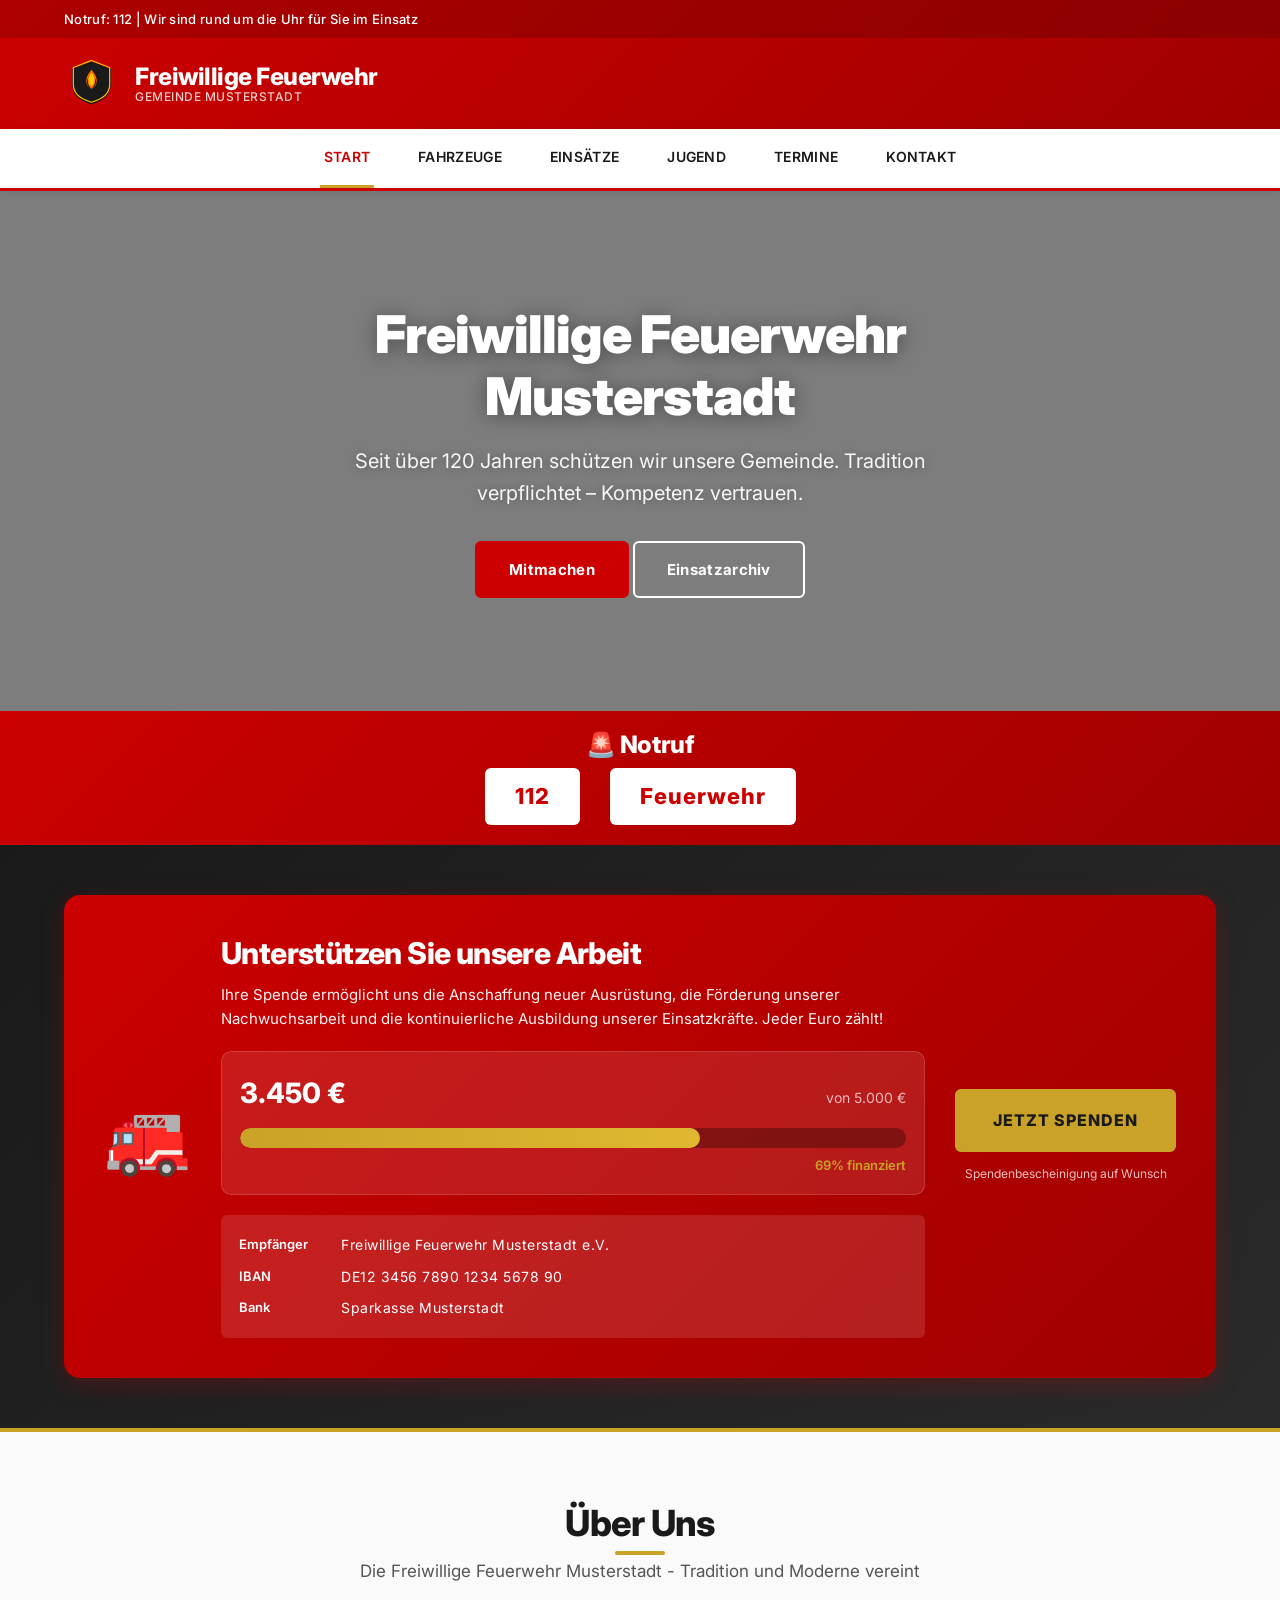
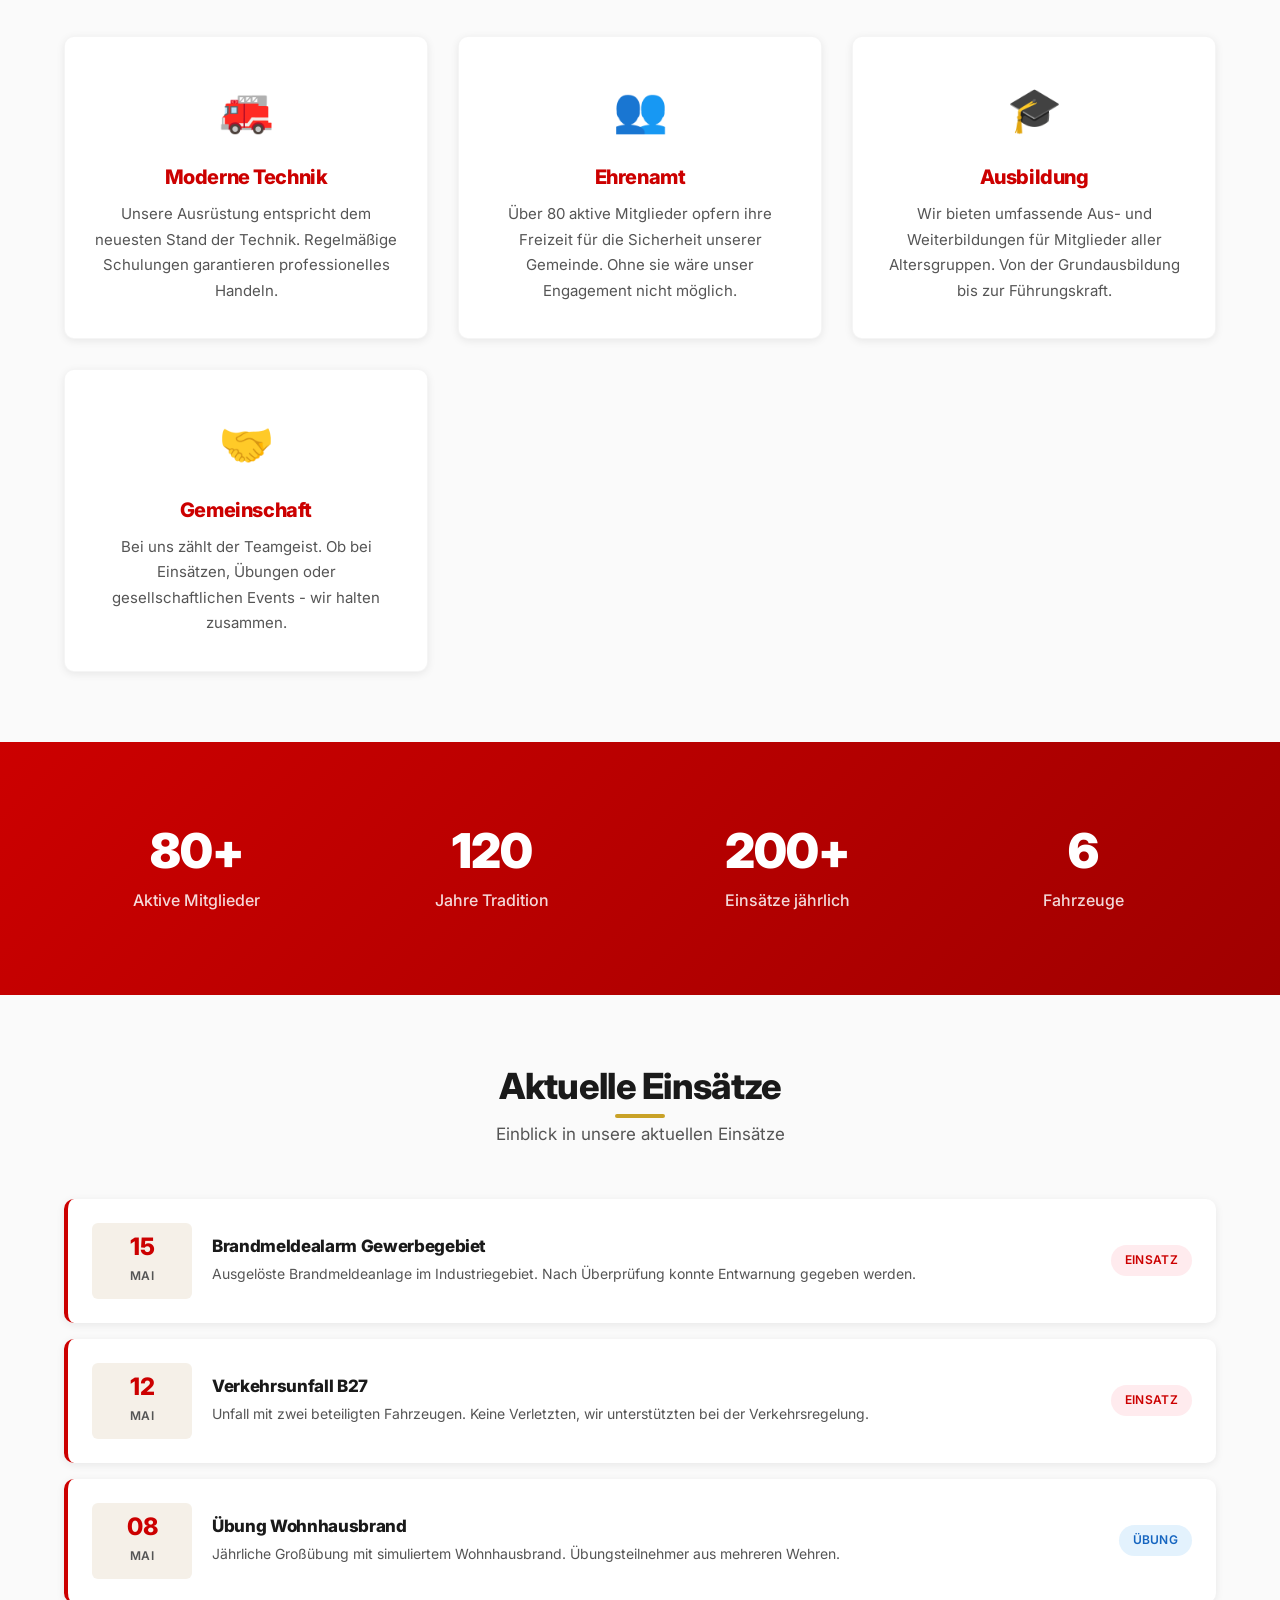
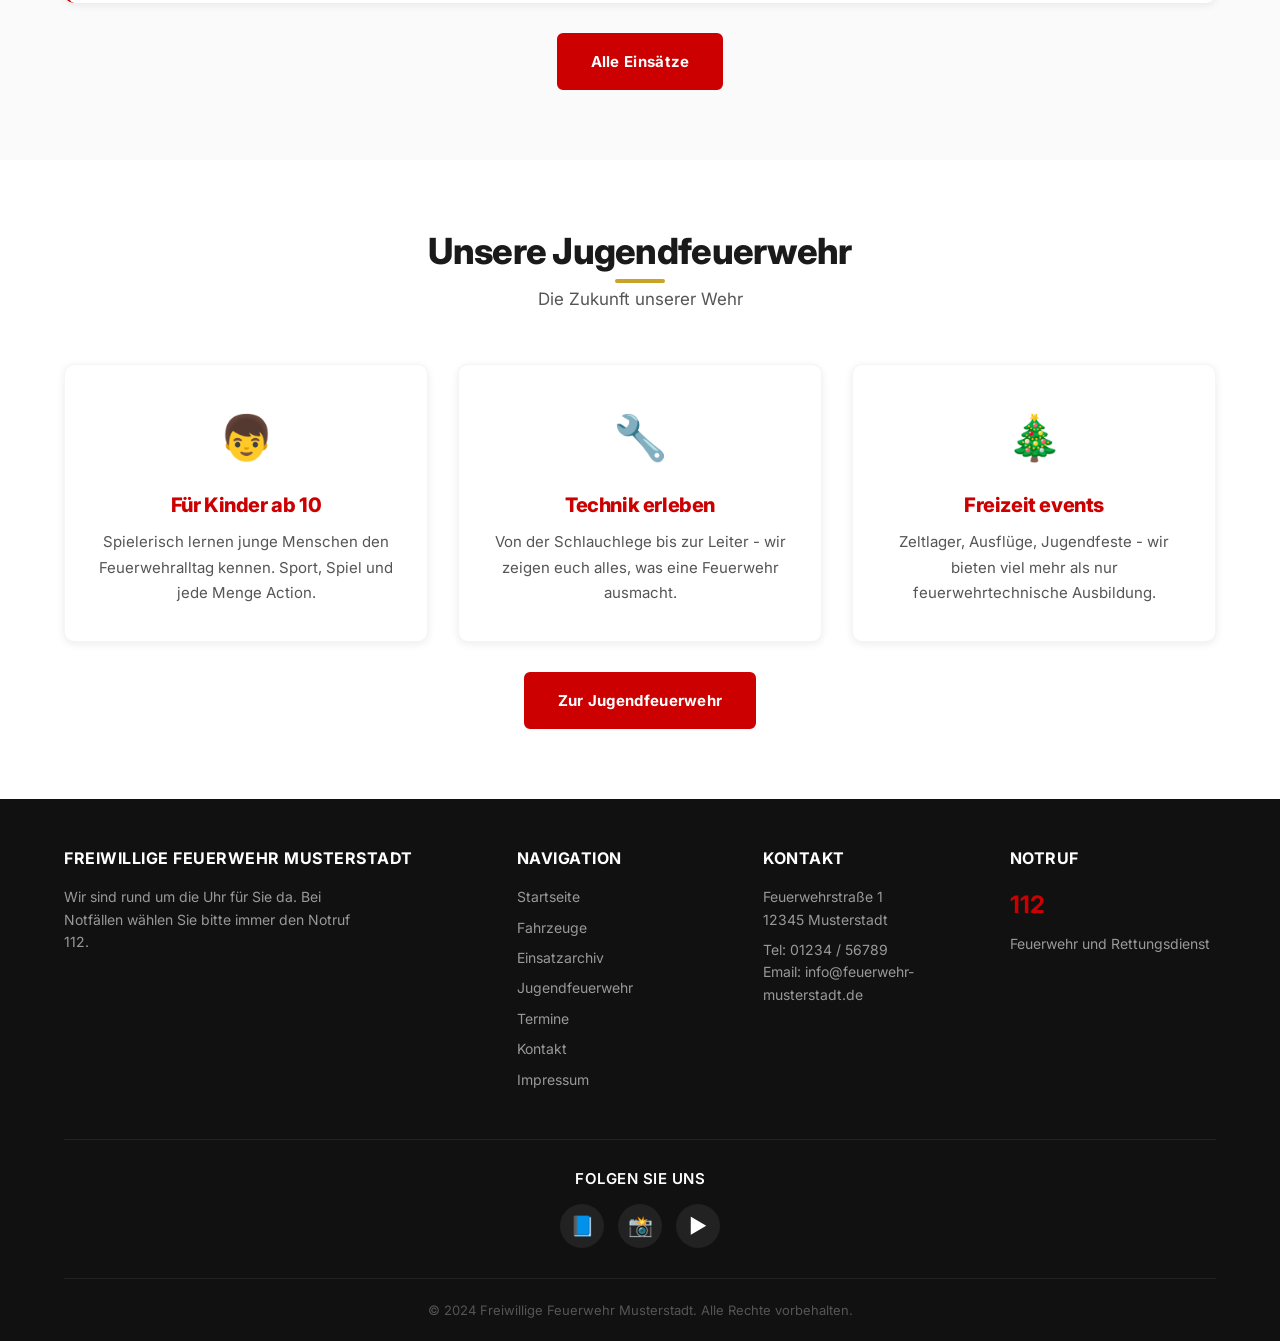
<file: index.html>
<!DOCTYPE html>
<html lang="de">
<head>
    <meta charset="UTF-8">
    <meta name="viewport" content="width=device-width, initial-scale=1.0">
    <title>Freiwillige Feuerwehr Musterstadt - Wir schützen, wir helfen, wir sind da</title>
    <link rel="stylesheet" href="styles.css">
</head>
<body>
    <header>
        <div class="header-top">
            <div class="container">
                <span>Notruf: 112 | Wir sind rund um die Uhr für Sie im Einsatz</span>
            </div>
        </div>
        <div class="container">
            <div class="header-main">
                <div class="logo">
                    <div class="logo-icon"><svg class="logo-img" xmlns="http://www.w3.org/2000/svg" viewBox="0 0 100 100" width="60" height="60">
  <path d="M50 5 L90 20 L90 55 Q90 85 50 95 Q10 85 10 55 L10 20 Z" fill="#cc0000"/>
  <path d="M50 10 L85 23 L85 52 Q85 78 50 88 Q15 78 15 52 L15 23 Z" fill="#1a1a1a"/>
  <path d="M50 25 C38 38 38 50 46 58 C42 52 40 46 44 40 C42 48 44 55 50 60 C56 55 58 48 56 40 C60 46 58 52 54 58 C62 50 62 38 50 25" fill="#ff6600"/>
  <path d="M50 30 C43 40 43 48 48 54 C45 50 44 46 46 42 C45 48 46 52 50 55 C54 52 55 48 54 42 C56 46 55 50 52 54 C57 48 57 40 50 30" fill="#ffcc00"/>
  <path d="M50 8 L83 21 L83 52 Q83 75 50 84 Q17 75 17 52 L17 21 Z" fill="none" stroke="#ffcc00" stroke-width="2"/>
</svg></div>
                    <div class="logo-text">
                        Freiwillige Feuerwehr
                        <span>Gemeinde Musterstadt</span>
                    </div>
                </div>
            </div>
        </div>
    </header>

    <nav>
        <div class="container">
            <button class="nav-toggle" aria-label="Menü öffnen">
                <span></span>
                <span></span>
                <span></span>
            </button>
            <ul class="nav-menu">
                <li><a href="index.html" class="active">Start</a></li>
                <li><a href="fahrzeuge.html">Fahrzeuge</a></li>
                <li><a href="einsatz.html">Einsätze</a></li>
                <li><a href="jugendfeuerwehr.html">Jugend</a></li>
                <li><a href="events.html">Termine</a></li>
                <li><a href="kontakt.html">Kontakt</a></li>
            </ul>
        </div>
    </nav>

    <section class="hero">
        <div class="hero-slideshow">
            <div class="hero-slide active" style="background-image: linear-gradient(rgba(0,0,0,0.5), rgba(0,0,0,0.5)), url('https://images.unsplash.com/photo-1605721911519-3dfeb3be25e7?w=1920')"></div>
            <div class="hero-slide" style="background-image: linear-gradient(rgba(0,0,0,0.5), rgba(0,0,0,0.5)), url('https://images.unsplash.com/photo-1534438327276-14e5300c3a48?w=1920')"></div>
            <div class="hero-slide" style="background-image: linear-gradient(rgba(0,0,0,0.5), rgba(0,0,0,0.5)), url('https://images.unsplash.com/photo-1527515637462-cff94eecc1ac?w=1920')"></div>
            <div class="hero-slide" style="background-image: linear-gradient(rgba(0,0,0,0.5), rgba(0,0,0,0.5)), url('https://images.unsplash.com/photo-1578662996442-48f60103fc96?w=1920')"></div>
        </div>
        <div class="hero-content">
            <h1>Freiwillige Feuerwehr Musterstadt</h1>
            <p>Seit über 120 Jahren schützen wir unsere Gemeinde. Tradition verpflichtet – Kompetenz vertrauen.</p>
            <a href="kontakt.html" class="btn">Mitmachen</a>
            <a href="einsatz.html" class="btn btn-outline">Einsatzarchiv</a>
        </div>
    </section>

    <div class="emergency-banner">
        <div class="container">
            <h2>🚨 Notruf</h2>
            <div class="emergency-numbers">
                <div class="emergency-number">112</div>
                <div class="emergency-number">Feuerwehr</div>
            </div>
        </div>
    </div>

    <section class="donation-banner">
        <div class="container">
            <div class="donation-box">
                <div class="donation-icon">🚒</div>
                <div class="donation-content">
                    <h2>Unterstützen Sie unsere Arbeit</h2>
                    <p>Ihre Spende ermöglicht uns die Anschaffung neuer Ausrüstung, die Förderung unserer Nachwuchsarbeit und die kontinuierliche Ausbildung unserer Einsatzkräfte. Jeder Euro zählt!</p>
                    
                    <div class="donation-progress">
                        <div class="donation-progress-header">
                            <span class="donation-current">3.450 €</span>
                            <span class="donation-goal">von 5.000 €</span>
                        </div>
                        <div class="donation-progress-bar">
                            <div class="donation-progress-fill" style="width: 69%;"></div>
                        </div>
                        <span class="donation-percent">69% finanziert</span>
                    </div>
                    
                    <div class="donation-details">
                        <div class="donation-account">
                            <span class="donation-label">Empfänger</span>
                            <span class="donation-value">Freiwillige Feuerwehr Musterstadt e.V.</span>
                        </div>
                        <div class="donation-account">
                            <span class="donation-label">IBAN</span>
                            <span class="donation-value">DE12 3456 7890 1234 5678 90</span>
                        </div>
                        <div class="donation-account">
                            <span class="donation-label">Bank</span>
                            <span class="donation-value">Sparkasse Musterstadt</span>
                        </div>
                    </div>
                </div>
                <div class="donation-action">
                    <a href="kontakt.html" class="btn btn-donate">Jetzt spenden</a>
                    <p class="donation-note">Spendenbescheinigung auf Wunsch</p>
                </div>
            </div>
        </div>
    </section>

    <section>
        <div class="container">
            <div class="section-title">
                <h2>Über Uns</h2>
                <p>Die Freiwillige Feuerwehr Musterstadt - Tradition und Moderne vereint</p>
            </div>
            <div class="about-grid">
                <div class="about-card">
                    <div class="about-card-icon">🚒</div>
                    <h3>Moderne Technik</h3>
                    <p>Unsere Ausrüstung entspricht dem neuesten Stand der Technik. Regelmäßige Schulungen garantieren professionelles Handeln.</p>
                </div>
                <div class="about-card">
                    <div class="about-card-icon">👥</div>
                    <h3>Ehrenamt</h3>
                    <p>Über 80 aktive Mitglieder opfern ihre Freizeit für die Sicherheit unserer Gemeinde. Ohne sie wäre unser Engagement nicht möglich.</p>
                </div>
                <div class="about-card">
                    <div class="about-card-icon">🎓</div>
                    <h3>Ausbildung</h3>
                    <p>Wir bieten umfassende Aus- und Weiterbildungen für Mitglieder aller Altersgruppen. Von der Grundausbildung bis zur Führungskraft.</p>
                </div>
                <div class="about-card">
                    <div class="about-card-icon">🤝</div>
                    <h3>Gemeinschaft</h3>
                    <p>Bei uns zählt der Teamgeist. Ob bei Einsätzen, Übungen oder gesellschaftlichen Events - wir halten zusammen.</p>
                </div>
            </div>
        </div>
    </section>

    <section class="stats-section">
        <div class="container">
            <div class="stats-grid">
                <div class="stat-item">
                    <h3>80+</h3>
                    <p>Aktive Mitglieder</p>
                </div>
                <div class="stat-item">
                    <h3>120</h3>
                    <p>Jahre Tradition</p>
                </div>
                <div class="stat-item">
                    <h3>200+</h3>
                    <p>Einsätze jährlich</p>
                </div>
                <div class="stat-item">
                    <h3>6</h3>
                    <p>Fahrzeuge</p>
                </div>
            </div>
        </div>
    </section>

    <section>
        <div class="container">
            <div class="section-title">
                <h2>Aktuelle Einsätze</h2>
                <p>Einblick in unsere aktuellen Einsätze</p>
            </div>
            <div class="mission-list">
                <div class="mission-item">
                    <div class="mission-date">
                        <span class="day">15</span>
                        <span class="month">Mai</span>
                    </div>
                    <div class="mission-content">
                        <h3>Brandmeldealarm Gewerbegebiet</h3>
                        <p>Ausgelöste Brandmeldeanlage im Industriegebiet. Nach Überprüfung konnte Entwarnung gegeben werden.</p>
                    </div>
                    <span class="mission-type einsatz">Einsatz</span>
                </div>
                <div class="mission-item">
                    <div class="mission-date">
                        <span class="day">12</span>
                        <span class="month">Mai</span>
                    </div>
                    <div class="mission-content">
                        <h3>Verkehrsunfall B27</h3>
                        <p>Unfall mit zwei beteiligten Fahrzeugen. Keine Verletzten, wir unterstützten bei der Verkehrsregelung.</p>
                    </div>
                    <span class="mission-type einsatz">Einsatz</span>
                </div>
                <div class="mission-item">
                    <div class="mission-date">
                        <span class="day">08</span>
                        <span class="month">Mai</span>
                    </div>
                    <div class="mission-content">
                        <h3>Übung Wohnhausbrand</h3>
                        <p>Jährliche Großübung mit simuliertem Wohnhausbrand. Übungsteilnehmer aus mehreren Wehren.</p>
                    </div>
                    <span class="mission-type uebung">Übung</span>
                </div>
            </div>
            <div style="text-align: center; margin-top: 30px;">
                <a href="einsatz.html" class="btn">Alle Einsätze</a>
            </div>
        </div>
    </section>

    <section style="background-color: var(--white);">
        <div class="container">
            <div class="section-title">
                <h2>Unsere Jugendfeuerwehr</h2>
                <p>Die Zukunft unserer Wehr</p>
            </div>
            <div class="about-grid">
                <div class="about-card">
                    <div class="about-card-icon">👦</div>
                    <h3>Für Kinder ab 10</h3>
                    <p>Spielerisch lernen junge Menschen den Feuerwehralltag kennen. Sport, Spiel und jede Menge Action.</p>
                </div>
                <div class="about-card">
                    <div class="about-card-icon">🔧</div>
                    <h3>Technik erleben</h3>
                    <p>Von der Schlauchlege bis zur Leiter - wir zeigen euch alles, was eine Feuerwehr ausmacht.</p>
                </div>
                <div class="about-card">
                    <div class="about-card-icon">🎄</div>
                    <h3>Freizeit events</h3>
                    <p>Zeltlager, Ausflüge, Jugendfeste - wir bieten viel mehr als nur feuerwehrtechnische Ausbildung.</p>
                </div>
            </div>
            <div style="text-align: center; margin-top: 30px;">
                <a href="jugendfeuerwehr.html" class="btn">Zur Jugendfeuerwehr</a>
            </div>
        </div>
    </section>

    <footer>
        <div class="container">
            <div class="footer-grid">
                <div class="footer-section">
                    <h4>Freiwillige Feuerwehr Musterstadt</h4>
                    <p>Wir sind rund um die Uhr für Sie da. Bei Notfällen wählen Sie bitte immer den Notruf 112.</p>
                </div>
                <div class="footer-section">
                    <h4>Navigation</h4>
                    <ul>
                        <li><a href="index.html">Startseite</a></li>
                        <li><a href="fahrzeuge.html">Fahrzeuge</a></li>
                        <li><a href="einsatz.html">Einsatzarchiv</a></li>
                        <li><a href="jugendfeuerwehr.html">Jugendfeuerwehr</a></li>
                        <li><a href="events.html">Termine</a></li>
                        <li><a href="kontakt.html">Kontakt</a></li>
                        <li><a href="impressum.html">Impressum</a></li>
                    </ul>
                </div>
                <div class="footer-section">
                    <h4>Kontakt</h4>
                    <p>Feuerwehrstraße 1<br>12345 Musterstadt</p>
                    <p>Tel: 01234 / 56789<br>Email: info@feuerwehr-musterstadt.de</p>
                </div>
                <div class="footer-section">
                    <h4>Notruf</h4>
                    <p style="font-size: 24px; font-weight: bold; color: var(--primary-red);">112</p>
                    <p>Feuerwehr und Rettungsdienst</p>
                </div>
            </div>
            <div class="footer-social">
                <h4>Folgen Sie uns</h4>
                <div class="social-links">
                    <a href="https://www.facebook.com/" target="_blank" rel="noopener" class="social-link" aria-label="Facebook">📘</a>
                    <a href="https://www.instagram.com/" target="_blank" rel="noopener" class="social-link" aria-label="Instagram">📸</a>
                    <a href="https://www.youtube.com/" target="_blank" rel="noopener" class="social-link" aria-label="YouTube">▶️</a>
                </div>
            </div>
            <div class="footer-bottom">
                <p>&copy; 2024 Freiwillige Feuerwehr Musterstadt. Alle Rechte vorbehalten.</p>
            </div>
        </div>
    </footer>

    <script>
        // Hamburger Menu Toggle
        const navToggle = document.querySelector('.nav-toggle');
        const navMenu = document.querySelector('.nav-menu');
        
        if (navToggle && navMenu) {
            navToggle.addEventListener('click', () => {
                navToggle.classList.toggle('active');
                navMenu.classList.toggle('active');
            });
            
            // Schließen bei Klick auf Link
            navMenu.querySelectorAll('a').forEach(link => {
                link.addEventListener('click', () => {
                    navToggle.classList.remove('active');
                    navMenu.classList.remove('active');
                });
            });
        }
    </script>
    <script>
        // Hero Slideshow
        (function() {
            const slides = document.querySelectorAll('.hero-slide');
            let currentSlide = 0;
            
            if (slides.length > 1) {
                setInterval(function() {
                    slides[currentSlide].classList.remove('active');
                    currentSlide = (currentSlide + 1) % slides.length;
                    slides[currentSlide].classList.add('active');
                }, 5000); // Alle 5 Sekunden wechseln
            }
        })();
    </script>
</body>
</html>
</file>
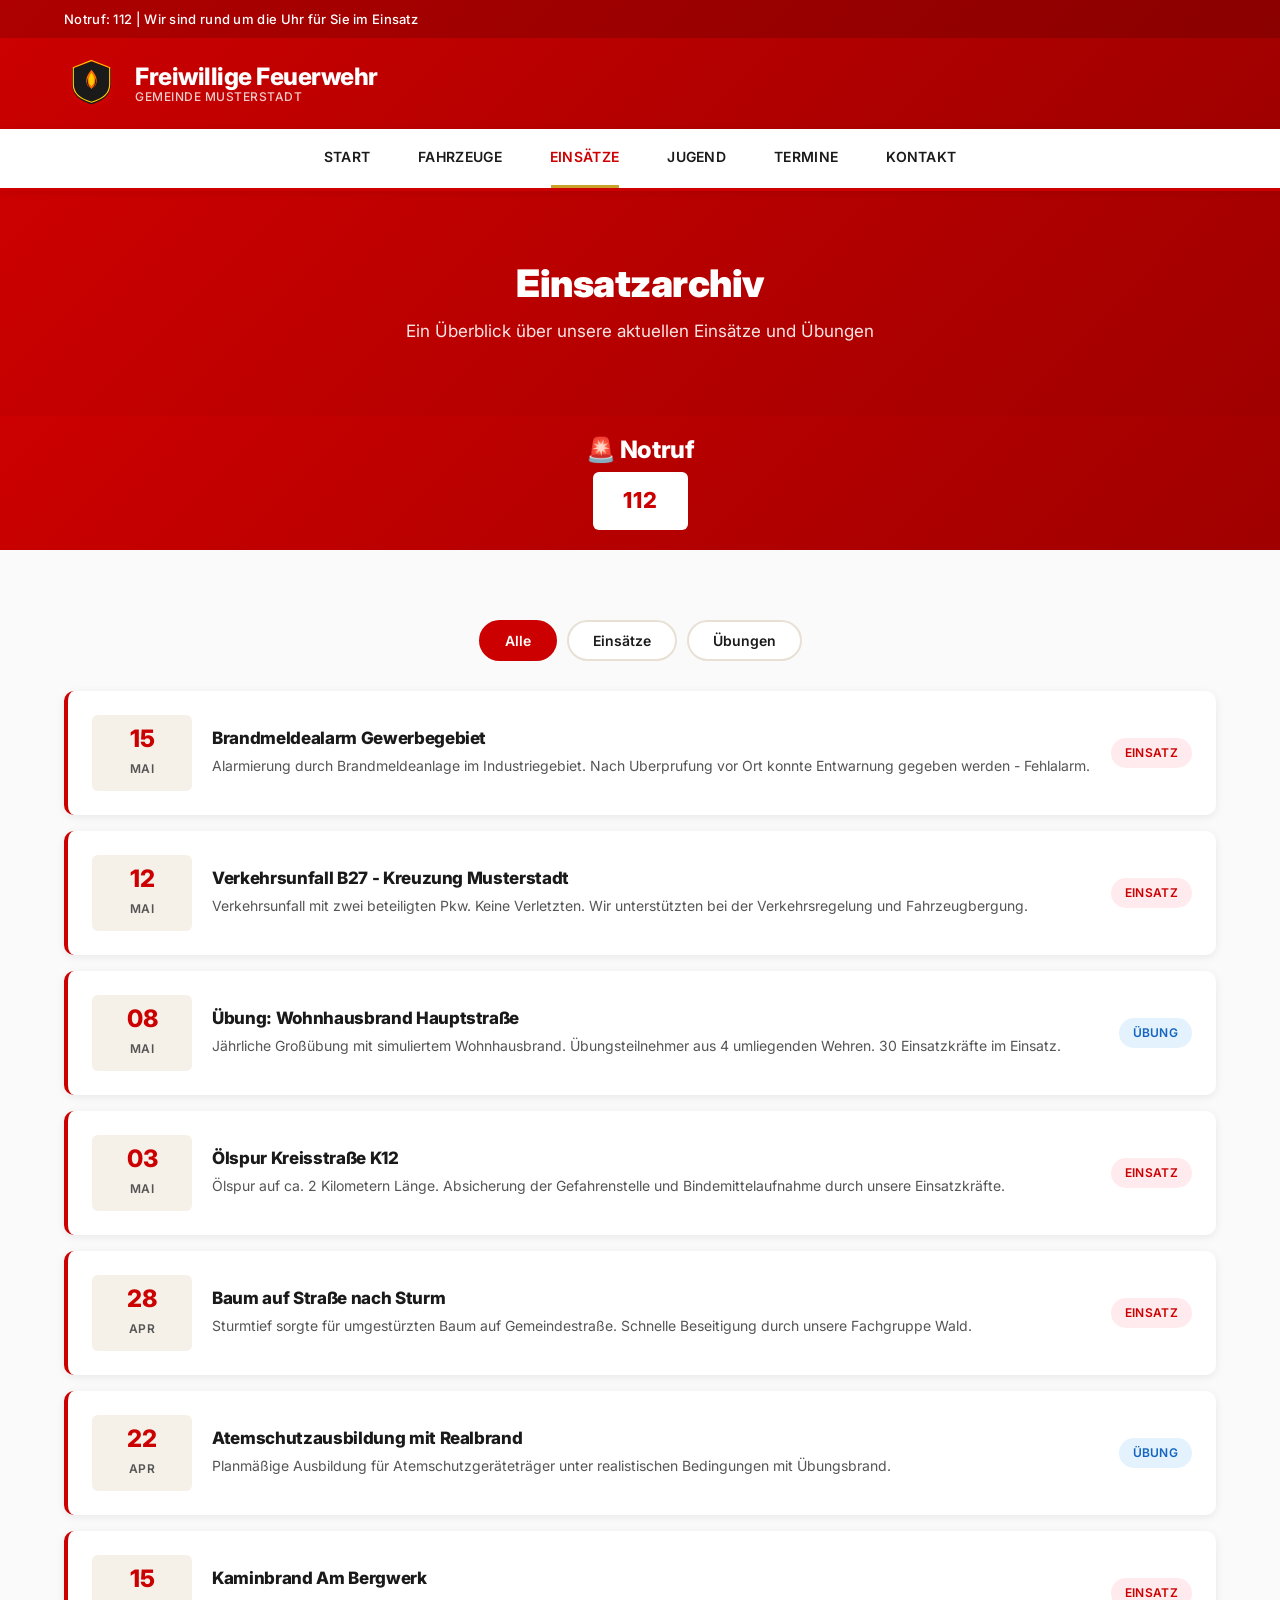
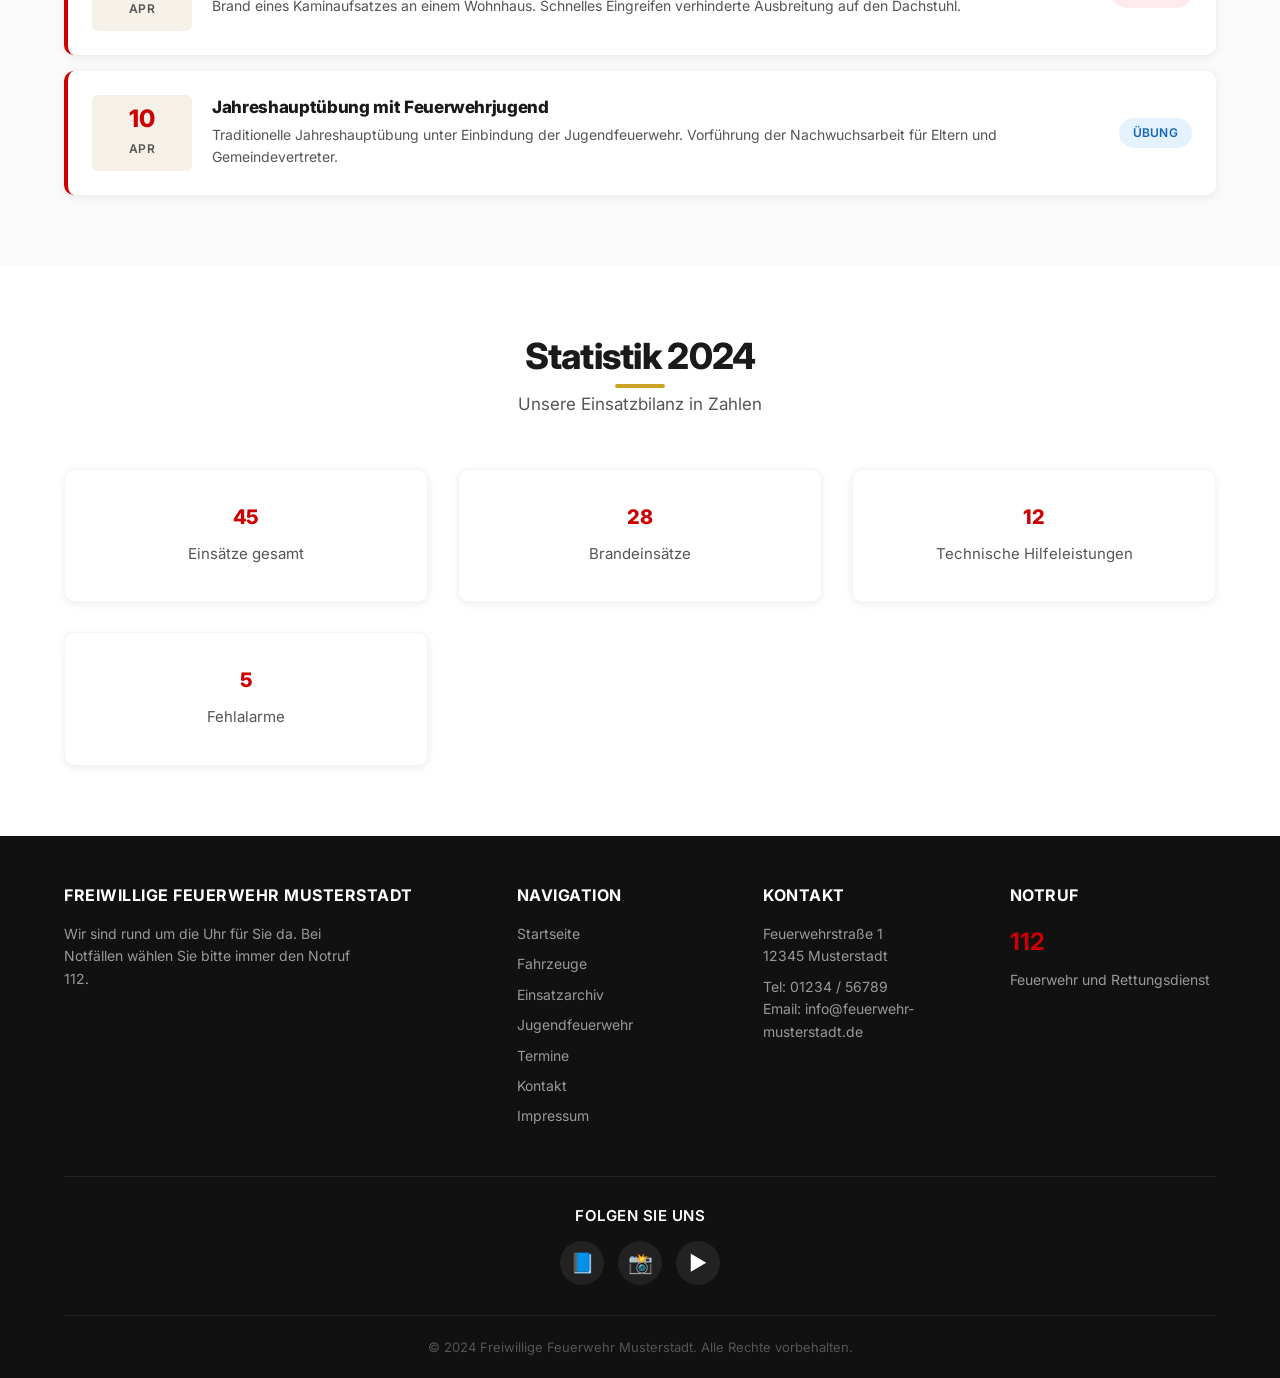
<file: einsatz.html>
<!DOCTYPE html>
<html lang="de">
<head>
    <meta charset="UTF-8">
    <meta name="viewport" content="width=device-width, initial-scale=1.0">
    <title>Einsatzarchiv - Freiwillige Feuerwehr</title>
    <link rel="stylesheet" href="styles.css">
</head>
<body>
    <header>
        <div class="header-top">
            <div class="container">
                <span>Notruf: 112 | Wir sind rund um die Uhr für Sie im Einsatz</span>
            </div>
        </div>
        <div class="container">
            <div class="header-main">
                <div class="logo">
                    <div class="logo-icon"><svg class="logo-img" xmlns="http://www.w3.org/2000/svg" viewBox="0 0 100 100" width="60" height="60">
  <path d="M50 5 L90 20 L90 55 Q90 85 50 95 Q10 85 10 55 L10 20 Z" fill="#cc0000"/>
  <path d="M50 10 L85 23 L85 52 Q85 78 50 88 Q15 78 15 52 L15 23 Z" fill="#1a1a1a"/>
  <path d="M50 25 C38 38 38 50 46 58 C42 52 40 46 44 40 C42 48 44 55 50 60 C56 55 58 48 56 40 C60 46 58 52 54 58 C62 50 62 38 50 25" fill="#ff6600"/>
  <path d="M50 30 C43 40 43 48 48 54 C45 50 44 46 46 42 C45 48 46 52 50 55 C54 52 55 48 54 42 C56 46 55 50 52 54 C57 48 57 40 50 30" fill="#ffcc00"/>
  <path d="M50 8 L83 21 L83 52 Q83 75 50 84 Q17 75 17 52 L17 21 Z" fill="none" stroke="#ffcc00" stroke-width="2"/>
</svg></div>
                    <div class="logo-text">
                        Freiwillige Feuerwehr
                        <span>Gemeinde Musterstadt</span>
                    </div>
                </div>
            </div>
        </div>
    </header>

    <nav>
        <div class="container">
            <button class="nav-toggle" aria-label="Menü öffnen">
                <span></span>
                <span></span>
                <span></span>
            </button>
            <ul class="nav-menu">
                <li><a href="index.html">Start</a></li>
                <li><a href="fahrzeuge.html">Fahrzeuge</a></li>
                <li><a href="einsatz.html" class="active">Einsätze</a></li>
                <li><a href="jugendfeuerwehr.html">Jugend</a></li>
                <li><a href="events.html">Termine</a></li>
                <li><a href="kontakt.html">Kontakt</a></li>
            </ul>
        </div>
    </nav>

    <section class="subpage-hero">
        <div class="container">
            <h1>Einsatzarchiv</h1>
            <p>Ein Überblick über unsere aktuellen Einsätze und Übungen</p>
        </div>
    </section>

    <div class="emergency-banner">
        <div class="container">
            <h2>🚨 Notruf</h2>
            <div class="emergency-numbers">
                <div class="emergency-number">112</div>
            </div>
        </div>
    </div>

    <section>
        <div class="container">
            <div class="einsatz-filter">
                <button class="filter-btn active" data-filter="all">Alle</button>
                <button class="filter-btn" data-filter="einsatz">Eins&auml;tze</button>
                <button class="filter-btn" data-filter="uebung">&Uuml;bungen</button>
            </div>
            <div class="mission-list">
                <div class="mission-item">
                    <div class="mission-date">
                        <span class="day">15</span>
                        <span class="month">Mai</span>
                    </div>
                    <div class="mission-content">
                        <h3>Brandmeldealarm Gewerbegebiet</h3>
                        <p>Alarmierung durch Brandmeldeanlage im Industriegebiet. Nach Uberprufung vor Ort konnte Entwarnung gegeben werden - Fehlalarm.</p>
                    </div>
                    <span class="mission-type einsatz">Einsatz</span>
                </div>

                <div class="mission-item">
                    <div class="mission-date">
                        <span class="day">12</span>
                        <span class="month">Mai</span>
                    </div>
                    <div class="mission-content">
                        <h3>Verkehrsunfall B27 - Kreuzung Musterstadt</h3>
                        <p>Verkehrsunfall mit zwei beteiligten Pkw. Keine Verletzten. Wir unterstützten bei der Verkehrsregelung und Fahrzeugbergung.</p>
                    </div>
                    <span class="mission-type einsatz">Einsatz</span>
                </div>

                <div class="mission-item">
                    <div class="mission-date">
                        <span class="day">08</span>
                        <span class="month">Mai</span>
                    </div>
                    <div class="mission-content">
                        <h3>Übung: Wohnhausbrand Hauptstraße</h3>
                        <p>Jährliche Großübung mit simuliertem Wohnhausbrand. Übungsteilnehmer aus 4 umliegenden Wehren. 30 Einsatzkräfte im Einsatz.</p>
                    </div>
                    <span class="mission-type uebung">Übung</span>
                </div>

                <div class="mission-item">
                    <div class="mission-date">
                        <span class="day">03</span>
                        <span class="month">Mai</span>
                    </div>
                    <div class="mission-content">
                        <h3>Ölspur Kreisstraße K12</h3>
                        <p>Ölspur auf ca. 2 Kilometern Länge. Absicherung der Gefahrenstelle und Bindemittelaufnahme durch unsere Einsatzkräfte.</p>
                    </div>
                    <span class="mission-type einsatz">Einsatz</span>
                </div>

                <div class="mission-item">
                    <div class="mission-date">
                        <span class="day">28</span>
                        <span class="month">Apr</span>
                    </div>
                    <div class="mission-content">
                        <h3>Baum auf Straße nach Sturm</h3>
                        <p>Sturmtief sorgte für umgestürzten Baum auf Gemeindestraße. Schnelle Beseitigung durch unsere Fachgruppe Wald.</p>
                    </div>
                    <span class="mission-type einsatz">Einsatz</span>
                </div>

                <div class="mission-item">
                    <div class="mission-date">
                        <span class="day">22</span>
                        <span class="month">Apr</span>
                    </div>
                    <div class="mission-content">
                        <h3>Atemschutzausbildung mit Realbrand</h3>
                        <p>Planmäßige Ausbildung für Atemschutzgeräteträger unter realistischen Bedingungen mit Übungsbrand.</p>
                    </div>
                    <span class="mission-type uebung">Übung</span>
                </div>

                <div class="mission-item">
                    <div class="mission-date">
                        <span class="day">15</span>
                        <span class="month">Apr</span>
                    </div>
                    <div class="mission-content">
                        <h3>Kaminbrand Am Bergwerk</h3>
                        <p>Brand eines Kaminaufsatzes an einem Wohnhaus. Schnelles Eingreifen verhinderte Ausbreitung auf den Dachstuhl.</p>
                    </div>
                    <span class="mission-type einsatz">Einsatz</span>
                </div>

                <div class="mission-item">
                    <div class="mission-date">
                        <span class="day">10</span>
                        <span class="month">Apr</span>
                    </div>
                    <div class="mission-content">
                        <h3>Jahreshauptübung mit Feuerwehrjugend</h3>
                        <p>Traditionelle Jahreshauptübung unter Einbindung der Jugendfeuerwehr. Vorführung der Nachwuchsarbeit für Eltern und Gemeindevertreter.</p>
                    </div>
                    <span class="mission-type uebung">Übung</span>
                </div>
            </div>
        </div>
    </section>

    <section style="background-color: var(--white);">
        <div class="container">
            <div class="section-title">
                <h2>Statistik 2024</h2>
                <p>Unsere Einsatzbilanz in Zahlen</p>
            </div>
            <div class="about-grid">
                <div class="about-card">
                    <h3>45</h3>
                    <p>Einsätze gesamt</p>
                </div>
                <div class="about-card">
                    <h3>28</h3>
                    <p>Brandeinsätze</p>
                </div>
                <div class="about-card">
                    <h3>12</h3>
                    <p>Technische Hilfeleistungen</p>
                </div>
                <div class="about-card">
                    <h3>5</h3>
                    <p>Fehlalarme</p>
                </div>
            </div>
        </div>
    </section>

    <footer>
        <div class="container">
            <div class="footer-grid">
                <div class="footer-section">
                    <h4>Freiwillige Feuerwehr Musterstadt</h4>
                    <p>Wir sind rund um die Uhr für Sie da. Bei Notfällen wählen Sie bitte immer den Notruf 112.</p>
                </div>
                <div class="footer-section">
                    <h4>Navigation</h4>
                    <ul>
                        <li><a href="index.html">Startseite</a></li>
                        <li><a href="fahrzeuge.html">Fahrzeuge</a></li>
                        <li><a href="einsatz.html">Einsatzarchiv</a></li>
                        <li><a href="jugendfeuerwehr.html">Jugendfeuerwehr</a></li>
                        <li><a href="events.html">Termine</a></li>
                        <li><a href="kontakt.html">Kontakt</a></li>
                        <li><a href="impressum.html">Impressum</a></li>
                    </ul>
                </div>
                <div class="footer-section">
                    <h4>Kontakt</h4>
                    <p>Feuerwehrstraße 1<br>12345 Musterstadt</p>
                    <p>Tel: 01234 / 56789<br>Email: info@feuerwehr-musterstadt.de</p>
                </div>
                <div class="footer-section">
                    <h4>Notruf</h4>
                    <p style="font-size: 24px; font-weight: bold; color: var(--primary-red);">112</p>
                    <p>Feuerwehr und Rettungsdienst</p>
                </div>
            </div>
            <div class="footer-social">
                <h4>Folgen Sie uns</h4>
                <div class="social-links">
                    <a href="https://www.facebook.com/" target="_blank" rel="noopener" class="social-link" aria-label="Facebook">📘</a>
                    <a href="https://www.instagram.com/" target="_blank" rel="noopener" class="social-link" aria-label="Instagram">📸</a>
                    <a href="https://www.youtube.com/" target="_blank" rel="noopener" class="social-link" aria-label="YouTube">▶️</a>
                </div>
            </div>
            <div class="footer-bottom">
                <p>&copy; 2024 Freiwillige Feuerwehr Musterstadt. Alle Rechte vorbehalten.</p>
            </div>
        </div>
    </footer>

    <script>
        // Hamburger Menu Toggle
        const navToggle = document.querySelector('.nav-toggle');
        const navMenu = document.querySelector('.nav-menu');
        
        if (navToggle && navMenu) {
            navToggle.addEventListener('click', () => {
                navToggle.classList.toggle('active');
                navMenu.classList.toggle('active');
            });
            
            navMenu.querySelectorAll('a').forEach(link => {
                link.addEventListener('click', () => {
                    navToggle.classList.remove('active');
                    navMenu.classList.remove('active');
                });
            });
        }
    </script>
    <script>
        document.addEventListener('DOMContentLoaded',function(){
            var fb=document.querySelectorAll('.filter-btn');
            var mi=document.querySelectorAll('.mission-item');
            fb.forEach(function(b){b.addEventListener('click',function(){
                fb.forEach(function(x){x.classList.remove('active')});
                this.classList.add('active');
                var f=this.getAttribute('data-filter');
                mi.forEach(function(item){
                    if(f==='all'){item.style.display='grid';}
                    else{var t=item.querySelector('.mission-type');
                    item.style.display=t&&t.classList.contains(f)?'grid':'none';}
                });
            });});
        });
    </script>
</body>
</html>
</file>
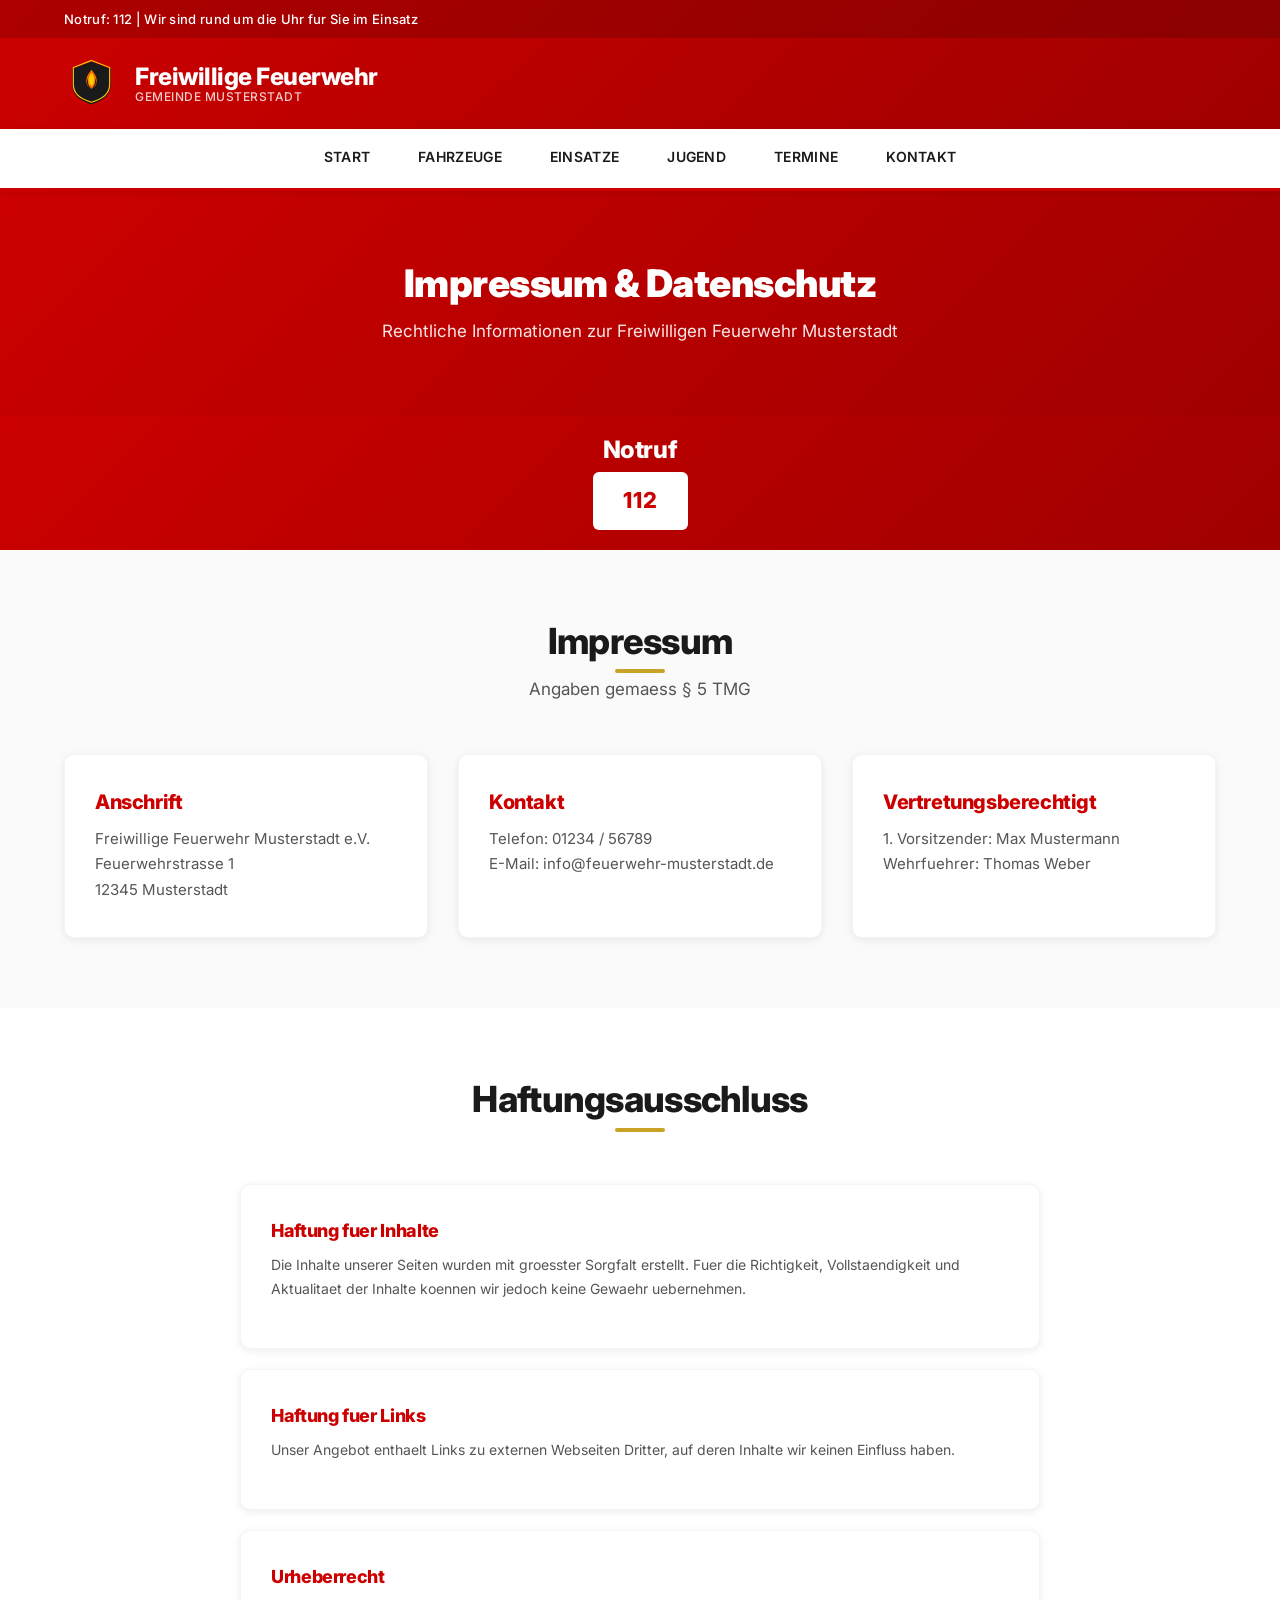
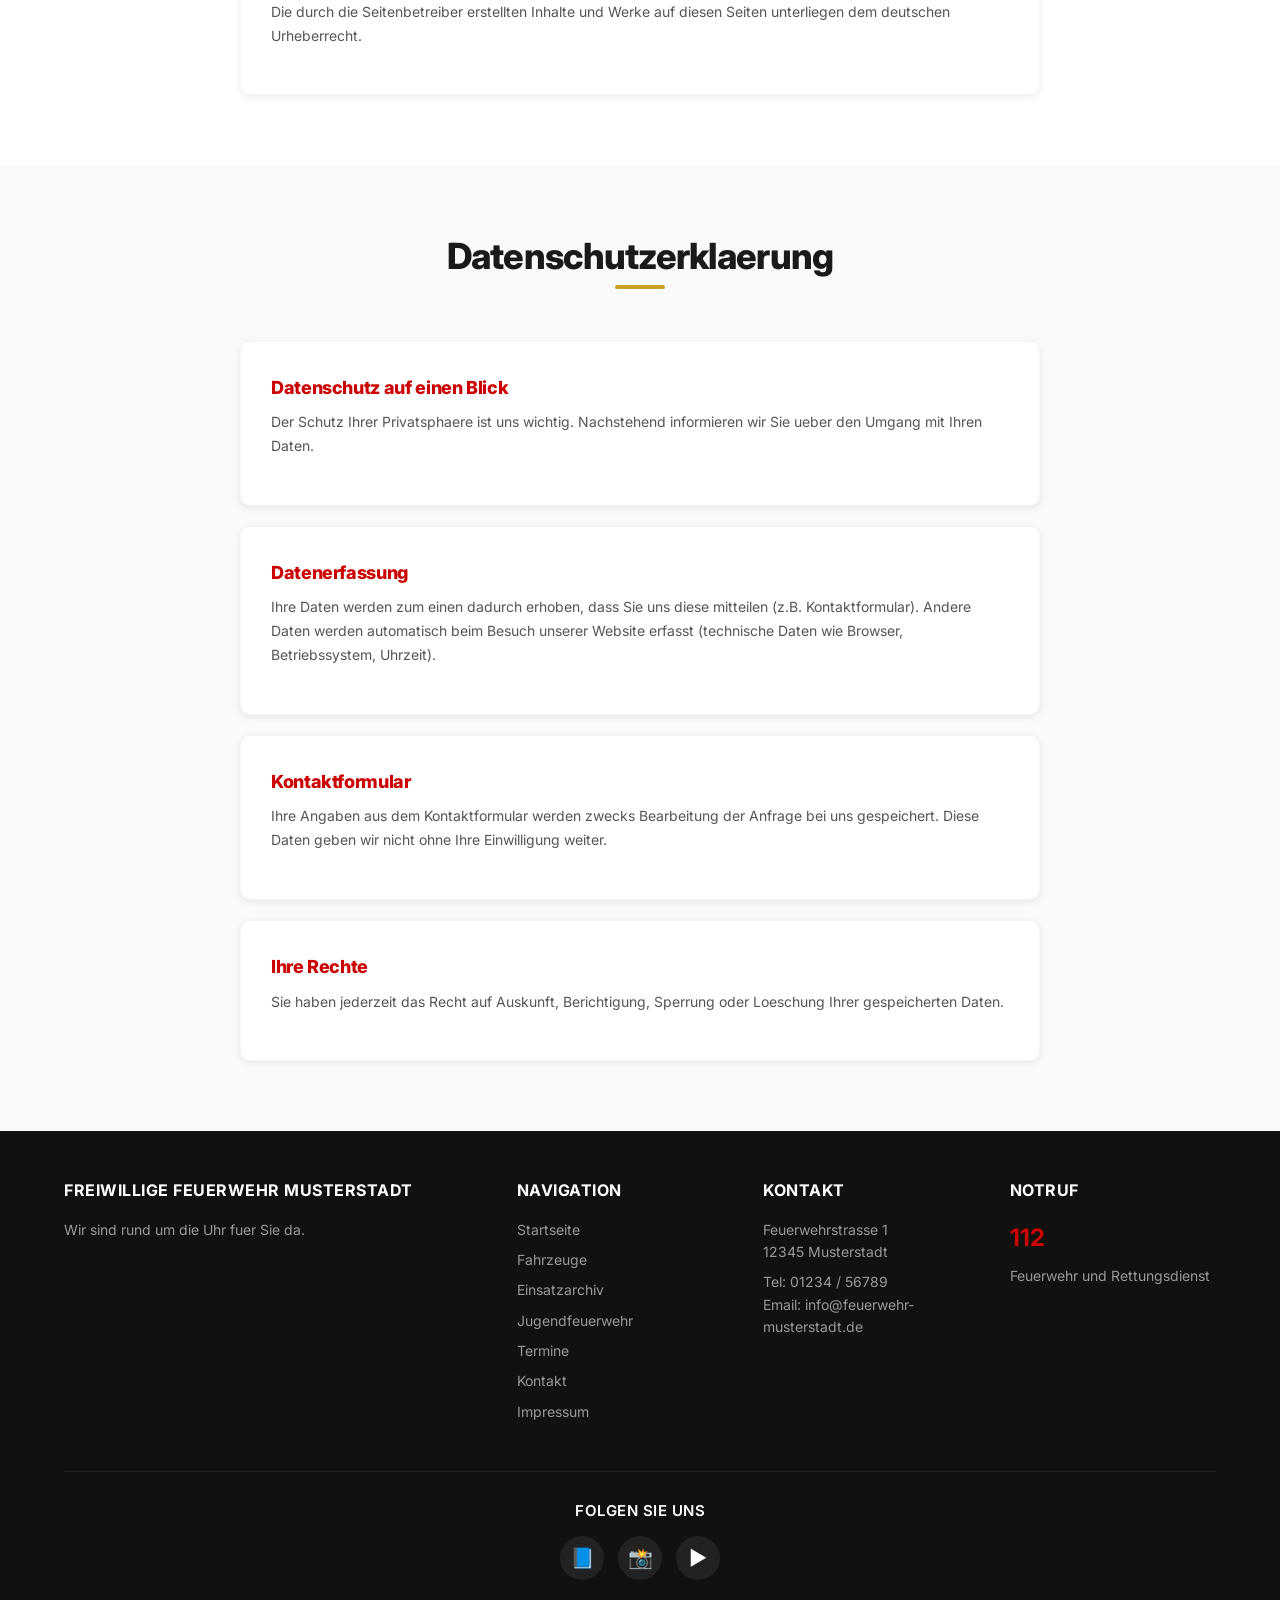
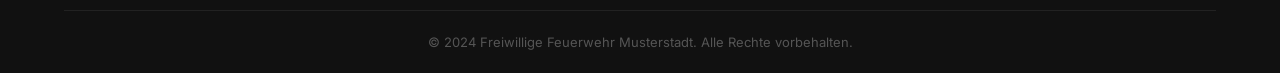
<file: impressum.html>
<!DOCTYPE html>
<html lang="de">
<head>
    <meta charset="UTF-8">
    <meta name="viewport" content="width=device-width, initial-scale=1.0">
    <title>Impressum & Datenschutz - Freiwillige Feuerwehr</title>
    <link rel="stylesheet" href="styles.css">
</head>
<body>
    <header>
        <div class="header-top">
            <div class="container">
                <span>Notruf: 112 | Wir sind rund um die Uhr fur Sie im Einsatz</span>
            </div>
        </div>
        <div class="container">
            <div class="header-main">
                <div class="logo">
                    <div class="logo-icon"><svg class="logo-img" xmlns="http://www.w3.org/2000/svg" viewBox="0 0 100 100" width="60" height="60">
  <path d="M50 5 L90 20 L90 55 Q90 85 50 95 Q10 85 10 55 L10 20 Z" fill="#cc0000"/>
  <path d="M50 10 L85 23 L85 52 Q85 78 50 88 Q15 78 15 52 L15 23 Z" fill="#1a1a1a"/>
  <path d="M50 25 C38 38 38 50 46 58 C42 52 40 46 44 40 C42 48 44 55 50 60 C56 55 58 48 56 40 C60 46 58 52 54 58 C62 50 62 38 50 25" fill="#ff6600"/>
  <path d="M50 30 C43 40 43 48 48 54 C45 50 44 46 46 42 C45 48 46 52 50 55 C54 52 55 48 54 42 C56 46 55 50 52 54 C57 48 57 40 50 30" fill="#ffcc00"/>
  <path d="M50 8 L83 21 L83 52 Q83 75 50 84 Q17 75 17 52 L17 21 Z" fill="none" stroke="#ffcc00" stroke-width="2"/>
</svg></div>
                    <div class="logo-text">
                        Freiwillige Feuerwehr
                        <span>Gemeinde Musterstadt</span>
                    </div>
                </div>
            </div>
        </div>
    </header>

    <nav>
        <div class="container">
            <button class="nav-toggle" aria-label="Menu offnen">
                <span></span>
                <span></span>
                <span></span>
            </button>
            <ul class="nav-menu">
                <li><a href="index.html">Start</a></li>
                <li><a href="fahrzeuge.html">Fahrzeuge</a></li>
                <li><a href="einsatz.html">Einsatze</a></li>
                <li><a href="jugendfeuerwehr.html">Jugend</a></li>
                <li><a href="events.html">Termine</a></li>
                <li><a href="kontakt.html">Kontakt</a></li>
            </ul>
        </div>
    </nav>

    <section class="subpage-hero">
        <div class="container">
            <h1>Impressum &amp; Datenschutz</h1>
            <p>Rechtliche Informationen zur Freiwilligen Feuerwehr Musterstadt</p>
        </div>
    </section>

    <div class="emergency-banner">
        <div class="container">
            <h2>Notruf</h2>
            <div class="emergency-numbers">
                <div class="emergency-number">112</div>
            </div>
        </div>
    </div>

    <section>
        <div class="container">
            <div class="section-title">
                <h2>Impressum</h2>
                <p>Angaben gemaess &sect; 5 TMG</p>
            </div>
            <div class="about-grid">
                <div class="about-card" style="text-align: left;">
                    <h3>Anschrift</h3>
                    <p>Freiwillige Feuerwehr Musterstadt e.V.<br>
                    Feuerwehrstrasse 1<br>
                    12345 Musterstadt</p>
                </div>
                <div class="about-card" style="text-align: left;">
                    <h3>Kontakt</h3>
                    <p>Telefon: 01234 / 56789<br>
                    E-Mail: info@feuerwehr-musterstadt.de</p>
                </div>
                <div class="about-card" style="text-align: left;">
                    <h3>Vertretungsberechtigt</h3>
                    <p>1. Vorsitzender: Max Mustermann<br>
                    Wehrfuehrer: Thomas Weber</p>
                </div>
            </div>
        </div>
    </section>

    <section style="background-color: var(--white);">
        <div class="container">
            <div class="section-title">
                <h2>Haftungsausschluss</h2>
            </div>
            <div class="legal-text" style="max-width: 800px; margin: 0 auto;">
                <div class="about-card" style="text-align: left; margin-bottom: 20px;">
                    <h3>Haftung fuer Inhalte</h3>
                    <p>Die Inhalte unserer Seiten wurden mit groesster Sorgfalt erstellt. Fuer die Richtigkeit, Vollstaendigkeit und Aktualitaet der Inhalte koennen wir jedoch keine Gewaehr uebernehmen.</p>
                </div>
                <div class="about-card" style="text-align: left; margin-bottom: 20px;">
                    <h3>Haftung fuer Links</h3>
                    <p>Unser Angebot enthaelt Links zu externen Webseiten Dritter, auf deren Inhalte wir keinen Einfluss haben.</p>
                </div>
                <div class="about-card" style="text-align: left;">
                    <h3>Urheberrecht</h3>
                    <p>Die durch die Seitenbetreiber erstellten Inhalte und Werke auf diesen Seiten unterliegen dem deutschen Urheberrecht.</p>
                </div>
            </div>
        </div>
    </section>

    <section>
        <div class="container">
            <div class="section-title">
                <h2>Datenschutzerklaerung</h2>
            </div>
            <div class="legal-text" style="max-width: 800px; margin: 0 auto;">
                <div class="about-card" style="text-align: left; margin-bottom: 20px;">
                    <h3>Datenschutz auf einen Blick</h3>
                    <p>Der Schutz Ihrer Privatsphaere ist uns wichtig. Nachstehend informieren wir Sie ueber den Umgang mit Ihren Daten.</p>
                </div>
                <div class="about-card" style="text-align: left; margin-bottom: 20px;">
                    <h3>Datenerfassung</h3>
                    <p>Ihre Daten werden zum einen dadurch erhoben, dass Sie uns diese mitteilen (z.B. Kontaktformular). Andere Daten werden automatisch beim Besuch unserer Website erfasst (technische Daten wie Browser, Betriebssystem, Uhrzeit).</p>
                </div>
                <div class="about-card" style="text-align: left; margin-bottom: 20px;">
                    <h3>Kontaktformular</h3>
                    <p>Ihre Angaben aus dem Kontaktformular werden zwecks Bearbeitung der Anfrage bei uns gespeichert. Diese Daten geben wir nicht ohne Ihre Einwilligung weiter.</p>
                </div>
                <div class="about-card" style="text-align: left;">
                    <h3>Ihre Rechte</h3>
                    <p>Sie haben jederzeit das Recht auf Auskunft, Berichtigung, Sperrung oder Loeschung Ihrer gespeicherten Daten.</p>
                </div>
            </div>
        </div>
    </section>

    <footer>
        <div class="container">
            <div class="footer-grid">
                <div class="footer-section">
                    <h4>Freiwillige Feuerwehr Musterstadt</h4>
                    <p>Wir sind rund um die Uhr fuer Sie da.</p>
                </div>
                <div class="footer-section">
                    <h4>Navigation</h4>
                    <ul>
                        <li><a href="index.html">Startseite</a></li>
                        <li><a href="fahrzeuge.html">Fahrzeuge</a></li>
                        <li><a href="einsatz.html">Einsatzarchiv</a></li>
                        <li><a href="jugendfeuerwehr.html">Jugendfeuerwehr</a></li>
                        <li><a href="events.html">Termine</a></li>
                        <li><a href="kontakt.html">Kontakt</a></li>
                        <li><a href="impressum.html">Impressum</a></li>
                    </ul>
                </div>
                <div class="footer-section">
                    <h4>Kontakt</h4>
                    <p>Feuerwehrstrasse 1<br>12345 Musterstadt</p>
                    <p>Tel: 01234 / 56789<br>Email: info@feuerwehr-musterstadt.de</p>
                </div>
                <div class="footer-section">
                    <h4>Notruf</h4>
                    <p style="font-size: 24px; font-weight: bold; color: var(--primary-red);">112</p>
                    <p>Feuerwehr und Rettungsdienst</p>
                </div>
            </div>
            <div class="footer-social">
                <h4>Folgen Sie uns</h4>
                <div class="social-links">
                    <a href="https://www.facebook.com/" target="_blank" rel="noopener" class="social-link" aria-label="Facebook">📘</a>
                    <a href="https://www.instagram.com/" target="_blank" rel="noopener" class="social-link" aria-label="Instagram">📸</a>
                    <a href="https://www.youtube.com/" target="_blank" rel="noopener" class="social-link" aria-label="YouTube">▶️</a>
                </div>
            </div>
            <div class="footer-bottom">
                <p>&copy; 2024 Freiwillige Feuerwehr Musterstadt. Alle Rechte vorbehalten.</p>
            </div>
        </div>
    </footer>

    <script>
        var navToggle = document.querySelector('.nav-toggle');
        var navMenu = document.querySelector('.nav-menu');
        if (navToggle && navMenu) {
            navToggle.addEventListener('click', function() {
                navToggle.classList.toggle('active');
                navMenu.classList.toggle('active');
            });
            navMenu.querySelectorAll('a').forEach(function(link) {
                link.addEventListener('click', function() {
                    navToggle.classList.remove('active');
                    navMenu.classList.remove('active');
                });
            });
        }
    </script>
</body>
</html>
</file>
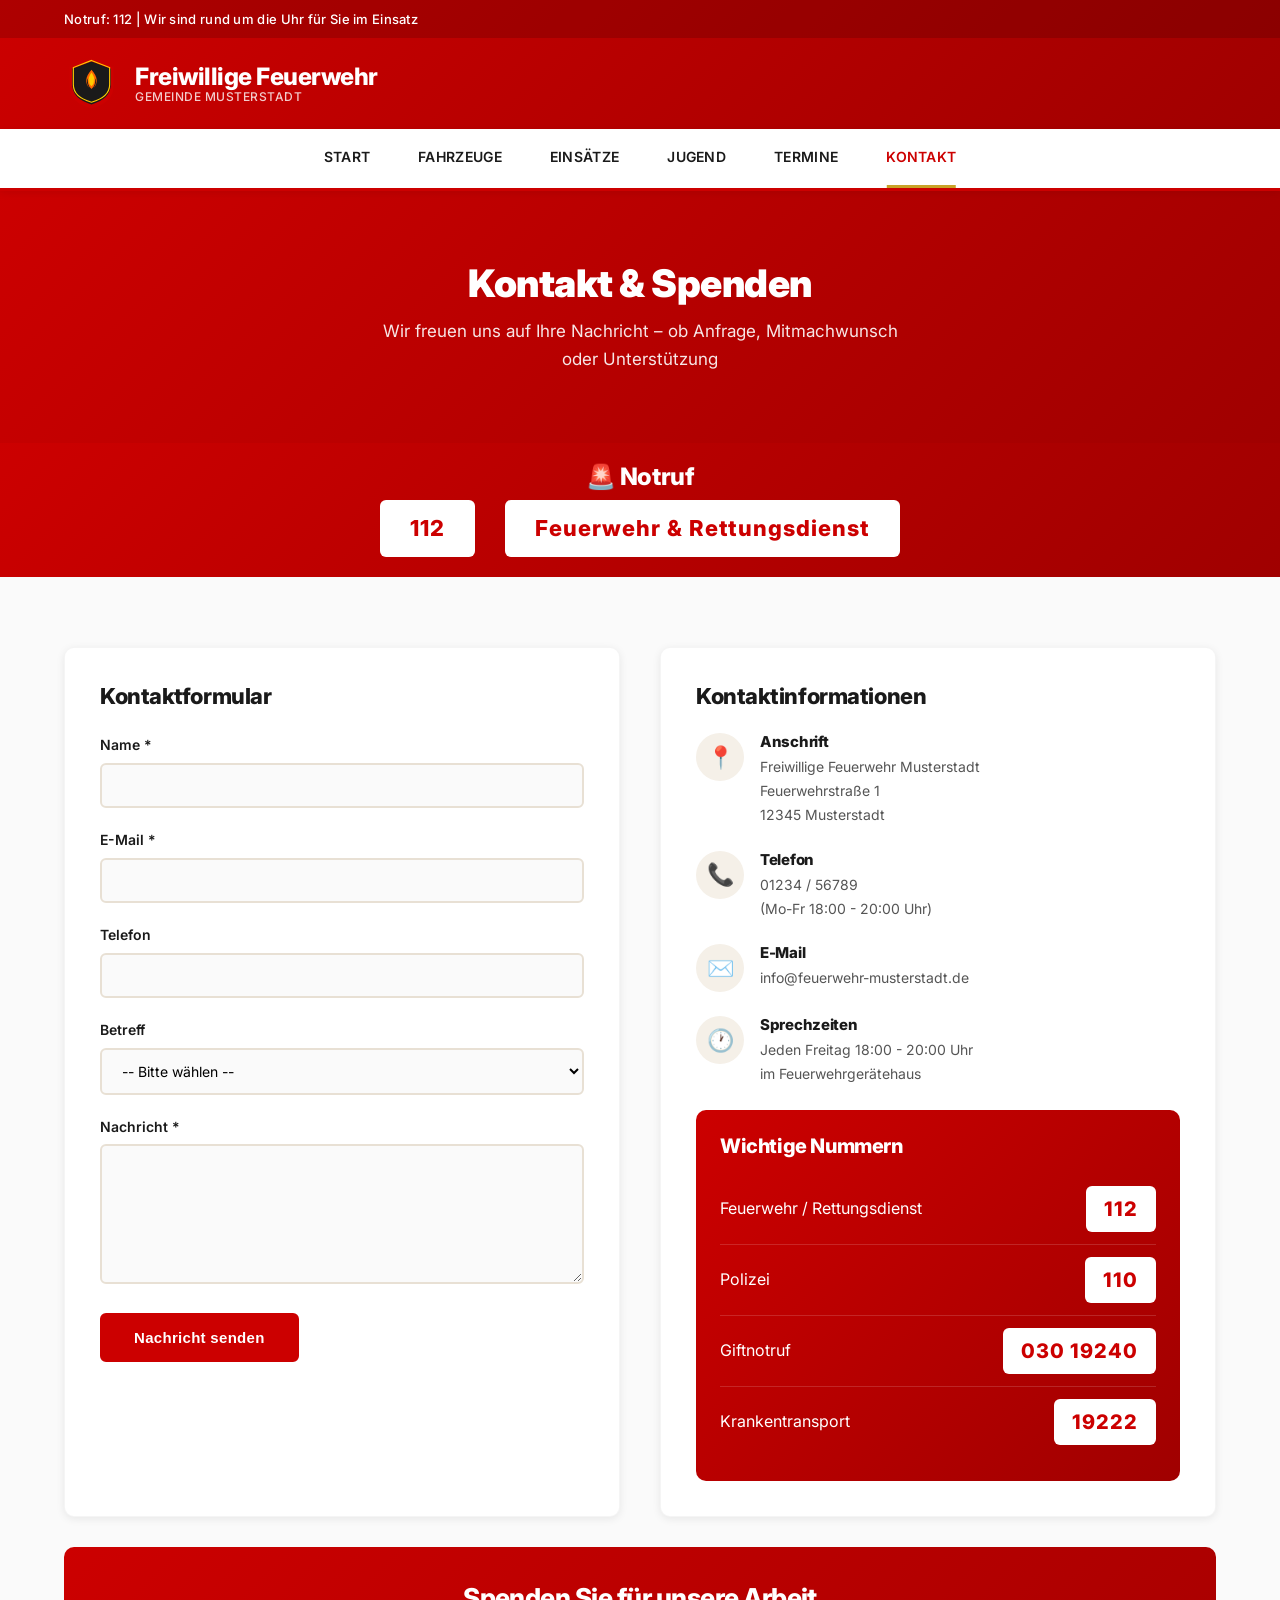
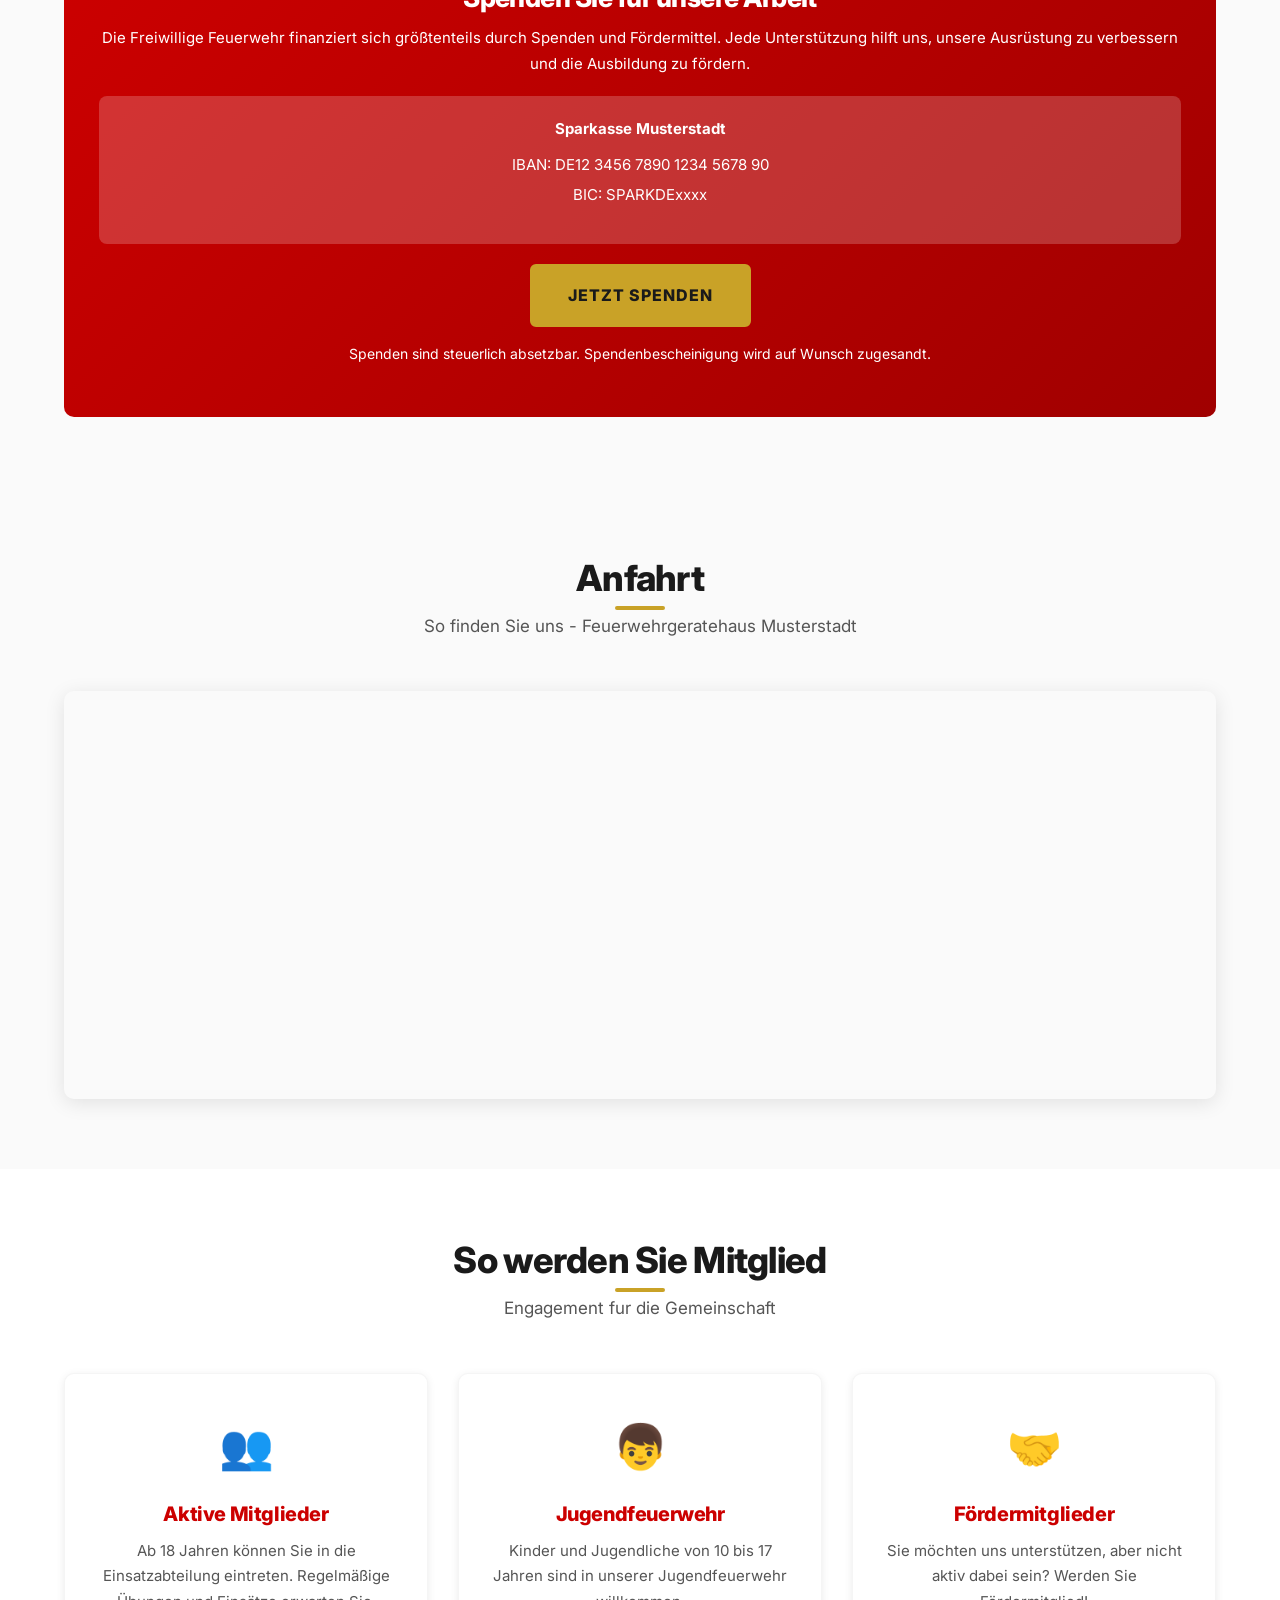
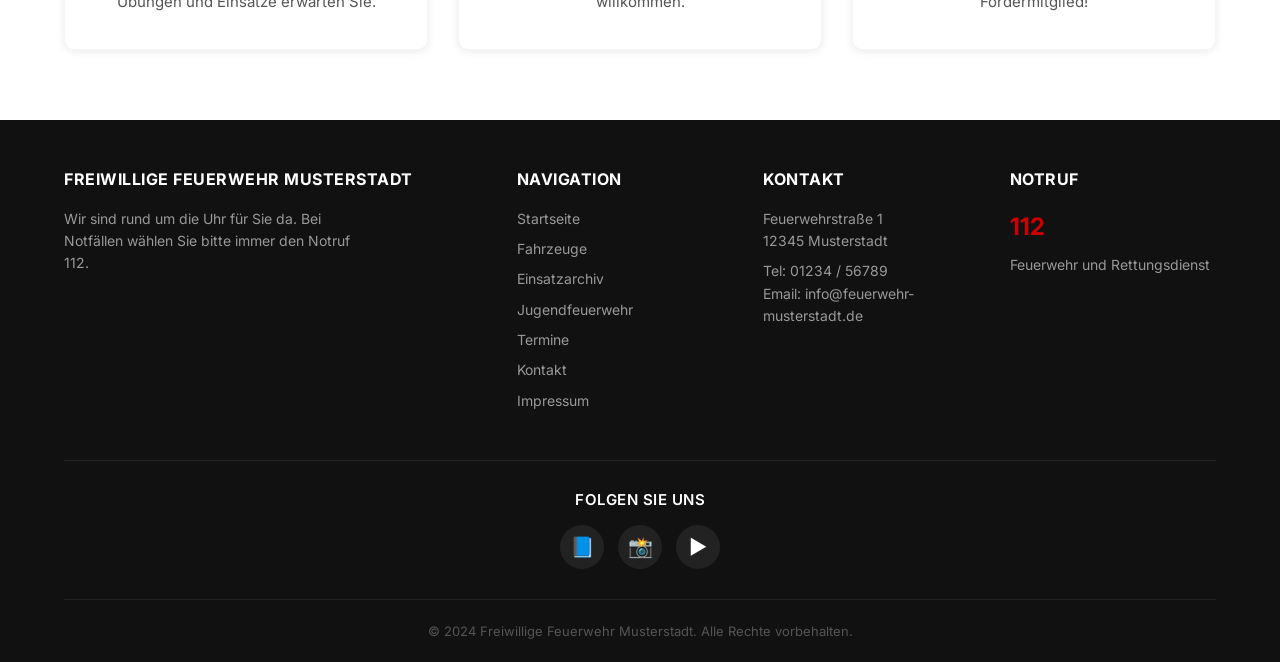
<file: kontakt.html>
<!DOCTYPE html>
<html lang="de">
<head>
    <meta charset="UTF-8">
    <meta name="viewport" content="width=device-width, initial-scale=1.0">
    <title>Kontakt - Freiwillige Feuerwehr</title>
    <link rel="stylesheet" href="styles.css">
</head>
<body>
    <header>
        <div class="header-top">
            <div class="container">
                <span>Notruf: 112 | Wir sind rund um die Uhr für Sie im Einsatz</span>
            </div>
        </div>
        <div class="container">
            <div class="header-main">
                <div class="logo">
                    <div class="logo-icon"><svg class="logo-img" xmlns="http://www.w3.org/2000/svg" viewBox="0 0 100 100" width="60" height="60">
  <path d="M50 5 L90 20 L90 55 Q90 85 50 95 Q10 85 10 55 L10 20 Z" fill="#cc0000"/>
  <path d="M50 10 L85 23 L85 52 Q85 78 50 88 Q15 78 15 52 L15 23 Z" fill="#1a1a1a"/>
  <path d="M50 25 C38 38 38 50 46 58 C42 52 40 46 44 40 C42 48 44 55 50 60 C56 55 58 48 56 40 C60 46 58 52 54 58 C62 50 62 38 50 25" fill="#ff6600"/>
  <path d="M50 30 C43 40 43 48 48 54 C45 50 44 46 46 42 C45 48 46 52 50 55 C54 52 55 48 54 42 C56 46 55 50 52 54 C57 48 57 40 50 30" fill="#ffcc00"/>
  <path d="M50 8 L83 21 L83 52 Q83 75 50 84 Q17 75 17 52 L17 21 Z" fill="none" stroke="#ffcc00" stroke-width="2"/>
</svg></div>
                    <div class="logo-text">
                        Freiwillige Feuerwehr
                        <span>Gemeinde Musterstadt</span>
                    </div>
                </div>
            </div>
        </div>
    </header>

    <nav>
        <div class="container">
            <button class="nav-toggle" aria-label="Menü öffnen">
                <span></span>
                <span></span>
                <span></span>
            </button>
            <ul class="nav-menu">
                <li><a href="index.html">Start</a></li>
                <li><a href="fahrzeuge.html">Fahrzeuge</a></li>
                <li><a href="einsatz.html">Einsätze</a></li>
                <li><a href="jugendfeuerwehr.html">Jugend</a></li>
                <li><a href="events.html">Termine</a></li>
                <li><a href="kontakt.html" class="active">Kontakt</a></li>
            </ul>
        </div>
    </nav>

    <section class="subpage-hero">
        <div class="container">
            <h1>Kontakt & Spenden</h1>
            <p>Wir freuen uns auf Ihre Nachricht – ob Anfrage, Mitmachwunsch oder Unterstützung</p>
        </div>
    </section>

    <div class="emergency-banner">
        <div class="container">
            <h2>🚨 Notruf</h2>
            <div class="emergency-numbers">
                <div class="emergency-number">112</div>
                <div class="emergency-number">Feuerwehr & Rettungsdienst</div>
            </div>
        </div>
    </div>

    <section>
        <div class="container">
            <div class="contact-grid">
                <div class="contact-form">
                    <h3>Kontaktformular</h3>
                    <form>
                        <div class="form-group">
                            <label for="name">Name *</label>
                            <input type="text" id="name" name="name" required>
                        </div>
                        <div class="form-group">
                            <label for="email">E-Mail *</label>
                            <input type="email" id="email" name="email" required>
                        </div>
                        <div class="form-group">
                            <label for="phone">Telefon</label>
                            <input type="tel" id="phone" name="phone">
                        </div>
                        <div class="form-group">
                            <label for="subject">Betreff</label>
                            <select id="subject" name="subject">
                                <option value="">-- Bitte wählen --</option>
                                <option value="mitglied">Mitgliedschaft</option>
                                <option value="spende">Spende</option>
                                <option value="allgemein">Allgemeine Anfrage</option>
                                <option value="presse">Presseanfrage</option>
                            </select>
                        </div>
                        <div class="form-group">
                            <label for="message">Nachricht *</label>
                            <textarea id="message" name="message" required></textarea>
                        </div>
                        <button type="submit" class="btn">Nachricht senden</button>
                    </form>
                </div>

                <div class="contact-info">
                    <h3>Kontaktinformationen</h3>
                    <div class="info-item">
                        <div class="info-icon">📍</div>
                        <div class="info-content">
                            <h4>Anschrift</h4>
                            <p>Freiwillige Feuerwehr Musterstadt<br>Feuerwehrstraße 1<br>12345 Musterstadt</p>
                        </div>
                    </div>
                    <div class="info-item">
                        <div class="info-icon">📞</div>
                        <div class="info-content">
                            <h4>Telefon</h4>
                            <p>01234 / 56789<br>(Mo-Fr 18:00 - 20:00 Uhr)</p>
                        </div>
                    </div>
                    <div class="info-item">
                        <div class="info-icon">✉️</div>
                        <div class="info-content">
                            <h4>E-Mail</h4>
                            <p>info@feuerwehr-musterstadt.de</p>
                        </div>
                    </div>
                    <div class="info-item">
                        <div class="info-icon">🕐</div>
                        <div class="info-content">
                            <h4>Sprechzeiten</h4>
                            <p>Jeden Freitag 18:00 - 20:00 Uhr<br>im Feuerwehrgerätehaus</p>
                        </div>
                    </div>

                    <div class="emergency-contacts">
                        <h3>Wichtige Nummern</h3>
                        <div class="emergency-contact-item">
                            <span>Feuerwehr / Rettungsdienst</span>
                            <span class="number">112</span>
                        </div>
                        <div class="emergency-contact-item">
                            <span>Polizei</span>
                            <span class="number">110</span>
                        </div>
                        <div class="emergency-contact-item">
                            <span>Giftnotruf</span>
                            <span class="number">030 19240</span>
                        </div>
                        <div class="emergency-contact-item">
                            <span>Krankentransport</span>
                            <span class="number">19222</span>
                        </div>
                    </div>
                </div>
            </div>

            <div class="donation-section" style="background: linear-gradient(135deg, var(--primary-red), var(--primary-red-dark));">
                <h3>Spenden Sie für unsere Arbeit</h3>
                <p>Die Freiwillige Feuerwehr finanziert sich größtenteils durch Spenden und Fördermittel. Jede Unterstützung hilft uns, unsere Ausrüstung zu verbessern und die Ausbildung zu fördern.</p>
                <div style="background-color: rgba(255,255,255,0.2); padding: 20px; border-radius: 8px; margin-top: 20px;">
                    <p style="margin-bottom: 10px;"><strong>Sparkasse Musterstadt</strong></p>
                    <p style="margin-bottom: 5px;">IBAN: DE12 3456 7890 1234 5678 90</p>
                    <p>BIC: SPARKDExxxx</p>
                </div>
                <a href="#" class="btn btn-donate" style="margin-top: 20px; display: inline-block;">Jetzt spenden</a>
                <p style="margin-top: 15px; font-size: 14px;">Spenden sind steuerlich absetzbar. Spendenbescheinigung wird auf Wunsch zugesandt.</p>
            </div>
        </div>
    </section>

    <section>
        <div class="container">
            <div class="section-title">
                <h2>Anfahrt</h2>
                <p>So finden Sie uns - Feuerwehrgeratehaus Musterstadt</p>
            </div>
            <div class="map-container">
                <iframe src="https://www.google.com/maps/embed?pb=!1m18!1m12!1m3!1d3000!2d8.0!3d50.0!2m3!1f0!2f0!3f0!3m2!1i1024!2i768!4f13.1!3m3!1m2!1s0x0%3A0x0!2zNTPCsDAwJzAwLjAiTiA4wrAwMCcwMC4wIkU!5e0!3m2!1sde!2sde!4v1" width="100%" height="400" style="border:0; border-radius:8px;" allowfullscreen="" loading="lazy" referrerpolicy="no-referrer-when-downgrade"></iframe>
            </div>
        </div>
    </section>

    <section style="background-color: var(--white);">
        <div class="container">
            <div class="section-title">
                <h2>So werden Sie Mitglied</h2>
                <p>Engagement fur die Gemeinschaft</p>
            </div>
            <div class="about-grid">
                <div class="about-card">
                    <div class="about-card-icon">👥</div>
                    <h3>Aktive Mitglieder</h3>
                    <p>Ab 18 Jahren können Sie in die Einsatzabteilung eintreten. Regelmäßige Übungen und Einsätze erwarten Sie.</p>
                </div>
                <div class="about-card">
                    <div class="about-card-icon">👦</div>
                    <h3>Jugendfeuerwehr</h3>
                    <p>Kinder und Jugendliche von 10 bis 17 Jahren sind in unserer Jugendfeuerwehr willkommen.</p>
                </div>
                <div class="about-card">
                    <div class="about-card-icon">🤝</div>
                    <h3>Fördermitglieder</h3>
                    <p>Sie möchten uns unterstützen, aber nicht aktiv dabei sein? Werden Sie Fördermitglied!</p>
                </div>
            </div>
        </div>
    </section>

    <footer>
        <div class="container">
            <div class="footer-grid">
                <div class="footer-section">
                    <h4>Freiwillige Feuerwehr Musterstadt</h4>
                    <p>Wir sind rund um die Uhr für Sie da. Bei Notfällen wählen Sie bitte immer den Notruf 112.</p>
                </div>
                <div class="footer-section">
                    <h4>Navigation</h4>
                    <ul>
                        <li><a href="index.html">Startseite</a></li>
                        <li><a href="fahrzeuge.html">Fahrzeuge</a></li>
                        <li><a href="einsatz.html">Einsatzarchiv</a></li>
                        <li><a href="jugendfeuerwehr.html">Jugendfeuerwehr</a></li>
                        <li><a href="events.html">Termine</a></li>
                        <li><a href="kontakt.html">Kontakt</a></li>
                        <li><a href="impressum.html">Impressum</a></li>
                    </ul>
                </div>
                <div class="footer-section">
                    <h4>Kontakt</h4>
                    <p>Feuerwehrstraße 1<br>12345 Musterstadt</p>
                    <p>Tel: 01234 / 56789<br>Email: info@feuerwehr-musterstadt.de</p>
                </div>
                <div class="footer-section">
                    <h4>Notruf</h4>
                    <p style="font-size: 24px; font-weight: bold; color: var(--primary-red);">112</p>
                    <p>Feuerwehr und Rettungsdienst</p>
                </div>
            </div>
            <div class="footer-social">
                <h4>Folgen Sie uns</h4>
                <div class="social-links">
                    <a href="https://www.facebook.com/" target="_blank" rel="noopener" class="social-link" aria-label="Facebook">📘</a>
                    <a href="https://www.instagram.com/" target="_blank" rel="noopener" class="social-link" aria-label="Instagram">📸</a>
                    <a href="https://www.youtube.com/" target="_blank" rel="noopener" class="social-link" aria-label="YouTube">▶️</a>
                </div>
            </div>
            <div class="footer-bottom">
                <p>&copy; 2024 Freiwillige Feuerwehr Musterstadt. Alle Rechte vorbehalten.</p>
            </div>
        </div>
    </footer>

    <script>
        // Hamburger Menu Toggle
        const navToggle = document.querySelector('.nav-toggle');
        const navMenu = document.querySelector('.nav-menu');
        
        if (navToggle && navMenu) {
            navToggle.addEventListener('click', () => {
                navToggle.classList.toggle('active');
                navMenu.classList.toggle('active');
            });
            
            navMenu.querySelectorAll('a').forEach(link => {
                link.addEventListener('click', () => {
                    navToggle.classList.remove('active');
                    navMenu.classList.remove('active');
                });
            });
        }
    </script>
</body>
</html>
</file>
<file: styles.css>
/* ====================================
   FREIWILLIGE FEUERWEHR - Template 6
   Modernes Feuerwehr-Design
   ==================================== */

/* Google Fonts (Inter + Georgia) */
@import url('https://fonts.googleapis.com/css2?family=Inter:wght@400;500;600;700;800;900&display=swap');

:root {
  --primary-red: #cc0000;
  --primary-red-dark: #a00000;
  --primary-red-light: #ff1a1a;
  --beige: #f5f0e8;
  --beige-dark: #e8e0d4;
  --white: #ffffff;
  --off-white: #fafafa;
  --text-dark: #1a1a1a;
  --text-gray: #555555;
  --text-light: #888888;
  --gold: #c9a227;
  --gold-light: #e0b830;
  --shadow-sm: 0 2px 8px rgba(0,0,0,0.08);
  --shadow-md: 0 4px 20px rgba(0,0,0,0.1);
  --shadow-lg: 0 8px 40px rgba(0,0,0,0.12);
  --shadow-red: 0 6px 25px rgba(204, 0, 0, 0.25);
  --radius-sm: 6px;
  --radius-md: 10px;
  --radius-lg: 16px;
  --transition: all 0.3s cubic-bezier(0.4, 0, 0.2, 1);
}

* {
  margin: 0;
  padding: 0;
  box-sizing: border-box;
}

body {
  font-family: 'Inter', -apple-system, BlinkMacSystemFont, sans-serif;
  background-color: var(--off-white);
  color: var(--text-dark);
  line-height: 1.7;
  -webkit-font-smoothing: antialiased;
}

h1, h2, h3, h4 {
  font-family: 'Inter', sans-serif;
  font-weight: 800;
  letter-spacing: -0.02em;
  line-height: 1.2;
}

a {
  text-decoration: none;
  color: inherit;
  transition: var(--transition);
}

.container {
  max-width: 1200px;
  margin: 0 auto;
  padding: 0 24px;
}

/* ====================================
   HEADER & NAVIGATION
   ==================================== */

header {
  background: linear-gradient(135deg, var(--primary-red), var(--primary-red-dark));
  color: var(--white);
}

.header-top {
  background: rgba(0,0,0,0.15);
  padding: 8px 0;
  font-size: 13px;
  font-weight: 500;
  letter-spacing: 0.3px;
}

.header-main {
  display: flex;
  align-items: center;
  padding: 18px 0;
}

.logo {
  display: flex;
  align-items: center;
  gap: 16px;
}

.logo-icon {
  width: 55px;
  height: 55px;
  flex-shrink: 0;
}

.logo-icon svg, .logo-img {
  width: 100%;
  height: 100%;
}

.logo-text {
  font-size: 24px;
  font-weight: 800;
  line-height: 1.1;
  letter-spacing: -0.5px;
}

.logo-text span {
  display: block;
  font-size: 12px;
  font-weight: 500;
  opacity: 0.8;
  letter-spacing: 0.5px;
  text-transform: uppercase;
}

/* --- Navigation --- */
nav {
  background: var(--white);
  border-bottom: 3px solid var(--primary-red);
  position: sticky;
  top: 0;
  z-index: 1000;
  box-shadow: var(--shadow-sm);
}

/* Hamburger - hidden on desktop */
.nav-toggle {
  display: none;
  flex-direction: column;
  justify-content: space-between;
  width: 28px;
  height: 20px;
  background: none;
  border: none;
  cursor: pointer;
  padding: 0;
  position: absolute;
  right: 24px;
  top: 50%;
  transform: translateY(-50%);
}

.nav-toggle span {
  display: block;
  width: 100%;
  height: 2.5px;
  background: var(--text-dark);
  border-radius: 2px;
  transition: var(--transition);
}

.nav-toggle.active span:nth-child(1) {
  transform: rotate(45deg) translate(6px, 6px);
}

.nav-toggle.active span:nth-child(2) {
  opacity: 0;
}

.nav-toggle.active span:nth-child(3) {
  transform: rotate(-45deg) translate(6px, -6px);
}

nav ul {
  display: flex;
  list-style: none;
  justify-content: center;
  gap: 4px;
}

nav ul li a {
  display: block;
  padding: 16px 22px;
  color: var(--text-dark);
  font-weight: 600;
  font-size: 14px;
  letter-spacing: 0.3px;
  text-transform: uppercase;
  transition: var(--transition);
  border-bottom: 3px solid transparent;
  position: relative;
}

nav ul li a::after {
  content: '';
  position: absolute;
  bottom: -3px;
  left: 50%;
  transform: translateX(-50%) scaleX(0);
  width: 60%;
  height: 3px;
  background: var(--gold);
  transition: transform 0.3s ease;
}

nav ul li a:hover::after,
nav ul li a.active::after {
  transform: translateX(-50%) scaleX(1);
}

nav ul li a:hover,
nav ul li a.active {
  color: var(--primary-red);
}

/* ====================================
   HERO SECTION
   ==================================== */

.hero {
  position: relative;
  min-height: 520px;
  color: var(--white);
  padding: 100px 0;
  text-align: center;
  overflow: hidden;
  display: flex;
  align-items: center;
}

.hero-slideshow {
  position: absolute;
  top: 0;
  left: 0;
  width: 100%;
  height: 100%;
  z-index: 0;
}

.hero-slide {
  position: absolute;
  top: 0;
  left: 0;
  width: 100%;
  height: 100%;
  background-size: cover;
  background-position: center;
  opacity: 0;
  transition: opacity 1.5s ease-in-out;
}

.hero-slide.active {
  opacity: 1;
}

.hero-content {
  position: relative;
  z-index: 1;
  max-width: 800px;
  margin: 0 auto;
}

.hero-content h1 {
  font-size: 52px;
  font-weight: 900;
  margin-bottom: 16px;
  text-shadow: 0 2px 20px rgba(0,0,0,0.4);
  letter-spacing: -1px;
}

.hero-content p {
  font-size: 20px;
  font-weight: 400;
  max-width: 650px;
  margin: 0 auto 32px;
  opacity: 0.95;
  text-shadow: 0 1px 10px rgba(0,0,0,0.3);
  line-height: 1.6;
}

/* ====================================
   BUTTONS
   ==================================== */

.btn {
  display: inline-block;
  padding: 14px 32px;
  background: var(--primary-red);
  color: var(--white);
  font-weight: 700;
  font-size: 15px;
  border-radius: var(--radius-sm);
  transition: var(--transition);
  border: 2px solid var(--primary-red);
  cursor: pointer;
  letter-spacing: 0.3px;
}

.btn:hover {
  background: var(--primary-red-dark);
  border-color: var(--primary-red-dark);
  transform: translateY(-2px);
  box-shadow: var(--shadow-red);
}

.btn-outline {
  background: transparent;
  border: 2px solid var(--white);
}

.btn-outline:hover {
  background: var(--white);
  color: var(--primary-red);
  box-shadow: none;
}

.btn-gold {
  background: var(--gold);
  border-color: var(--gold);
  color: #1a1a1a;
}

.btn-gold:hover {
  background: var(--gold-light);
  border-color: var(--gold-light);
  box-shadow: 0 6px 25px rgba(201, 162, 39, 0.35);
}

.btn-donate {
  background: var(--gold);
  border-color: var(--gold);
  color: #1a1a1a;
  font-size: 16px;
  padding: 16px 36px;
  text-transform: uppercase;
  letter-spacing: 1px;
  font-weight: 800;
}

.btn-donate:hover {
  background: var(--gold-light);
  border-color: var(--gold-light);
  transform: translateY(-3px);
  box-shadow: 0 6px 25px rgba(201, 162, 39, 0.4);
}

/* ====================================
   EMERGENCY BANNER
   ==================================== */

.emergency-banner {
  background: linear-gradient(135deg, var(--primary-red), var(--primary-red-dark));
  color: var(--white);
  padding: 20px 0;
  text-align: center;
}

.emergency-banner h2 {
  font-size: 24px;
  margin-bottom: 8px;
}

.emergency-banner .emergency-numbers {
  display: flex;
  justify-content: center;
  gap: 30px;
  flex-wrap: wrap;
}

.emergency-number {
  background: var(--white);
  color: var(--primary-red);
  padding: 10px 30px;
  font-size: 22px;
  font-weight: 800;
  border-radius: var(--radius-sm);
  letter-spacing: 1px;
}

/* ====================================
   SECTIONS
   ==================================== */

section {
  padding: 70px 0;
}

.section-title {
  text-align: center;
  margin-bottom: 50px;
}

.section-title h2 {
  font-size: 36px;
  color: var(--text-dark);
  margin-bottom: 12px;
  position: relative;
  display: inline-block;
}

.section-title h2::after {
  content: '';
  position: absolute;
  bottom: -10px;
  left: 50%;
  transform: translateX(-50%);
  width: 50px;
  height: 4px;
  background: var(--gold);
  border-radius: 2px;
}

.section-title p {
  font-size: 17px;
  color: var(--text-gray);
  max-width: 600px;
  margin: 0 auto;
}

/* ====================================
   ABOUT CARDS
   ==================================== */

.about-grid {
  display: grid;
  grid-template-columns: repeat(auto-fit, minmax(280px, 1fr));
  gap: 30px;
}

.about-card {
  background: var(--white);
  padding: 35px 30px;
  border-radius: var(--radius-md);
  box-shadow: var(--shadow-sm);
  text-align: center;
  transition: var(--transition);
  border: 1px solid rgba(0,0,0,0.04);
}

.about-card:hover {
  transform: translateY(-4px);
  box-shadow: var(--shadow-md);
}

.about-card-icon {
  font-size: 44px;
  margin-bottom: 18px;
  display: block;
}

.about-card h3 {
  color: var(--primary-red);
  margin-bottom: 12px;
  font-size: 20px;
}

.about-card p {
  color: var(--text-gray);
  font-size: 15px;
  line-height: 1.7;
}

/* ====================================
   STATS SECTION
   ==================================== */

.stats-section {
  background: linear-gradient(135deg, var(--primary-red), var(--primary-red-dark));
  color: var(--white);
  padding: 60px 0;
}

.stats-grid {
  display: grid;
  grid-template-columns: repeat(auto-fit, minmax(200px, 1fr));
  gap: 30px;
  text-align: center;
}

.stat-item {
  padding: 20px;
}

.stat-item h3 {
  font-size: 48px;
  font-weight: 900;
  margin-bottom: 8px;
  letter-spacing: -1px;
}

.stat-item p {
  font-size: 16px;
  opacity: 0.85;
  font-weight: 500;
}

/* ====================================
   VEHICLE GALLERY
   ==================================== */

.vehicle-grid {
  display: grid;
  grid-template-columns: repeat(auto-fit, minmax(340px, 1fr));
  gap: 30px;
}

.vehicle-card {
  background: var(--white);
  border-radius: var(--radius-md);
  overflow: hidden;
  box-shadow: var(--shadow-sm);
  transition: var(--transition);
  border: 1px solid rgba(0,0,0,0.04);
}

.vehicle-card:hover {
  transform: translateY(-5px);
  box-shadow: var(--shadow-md);
}

.vehicle-img {
  width: 100%;
  height: 220px;
  object-fit: cover;
}

.vehicle-info {
  padding: 24px;
}

.vehicle-info h3 {
  color: var(--text-dark);
  margin-bottom: 8px;
  font-size: 20px;
}

.vehicle-info .vehicle-type {
  display: inline-block;
  background: var(--gold);
  color: var(--white);
  padding: 3px 12px;
  font-size: 11px;
  font-weight: 700;
  border-radius: 20px;
  margin-bottom: 12px;
  letter-spacing: 0.5px;
  text-transform: uppercase;
}

.vehicle-info p {
  color: var(--text-gray);
  font-size: 14px;
  line-height: 1.7;
}

.vehicle-details {
  display: flex;
  gap: 20px;
  margin-top: 16px;
  padding-top: 16px;
  border-top: 1px solid var(--beige-dark);
}

.vehicle-details span {
  font-size: 13px;
  color: var(--text-light);
  font-weight: 500;
}

/* ====================================
   MISSION LIST / EINSATZARCHIV
   ==================================== */

.mission-list {
  display: flex;
  flex-direction: column;
  gap: 16px;
}

.mission-item {
  background: var(--white);
  padding: 24px;
  border-radius: var(--radius-md);
  box-shadow: var(--shadow-sm);
  border-left: 4px solid var(--primary-red);
  display: grid;
  grid-template-columns: 100px 1fr auto;
  gap: 20px;
  align-items: center;
  transition: var(--transition);
}

.mission-item:hover {
  box-shadow: var(--shadow-md);
}

.mission-date {
  background: var(--beige);
  padding: 10px;
  text-align: center;
  border-radius: var(--radius-sm);
}

.mission-date .day {
  font-size: 24px;
  font-weight: 800;
  color: var(--primary-red);
  display: block;
  line-height: 1.2;
}

.mission-date .month {
  font-size: 12px;
  color: var(--text-gray);
  text-transform: uppercase;
  font-weight: 600;
  letter-spacing: 0.5px;
}

.mission-content h3 {
  color: var(--text-dark);
  margin-bottom: 6px;
  font-size: 17px;
}

.mission-content p {
  color: var(--text-gray);
  font-size: 14px;
  line-height: 1.6;
}

.mission-type {
  display: inline-block;
  padding: 5px 14px;
  border-radius: 20px;
  font-size: 12px;
  font-weight: 600;
  letter-spacing: 0.3px;
  text-transform: uppercase;
}

.mission-type.einsatz {
  background: #ffebee;
  color: var(--primary-red);
}

.mission-type.uebung {
  background: #e3f2fd;
  color: #1565c0;
}

.mission-type.sonstiges {
  background: #e8f5e9;
  color: #2e7d32;
}

/* --- Filter --- */
.einsatz-filter {
  display: flex;
  justify-content: center;
  gap: 10px;
  margin-bottom: 30px;
  flex-wrap: wrap;
}

.filter-btn {
  padding: 10px 24px;
  background: var(--white);
  color: var(--text-dark);
  border: 2px solid var(--beige-dark);
  border-radius: 30px;
  cursor: pointer;
  font-family: 'Inter', sans-serif;
  font-size: 14px;
  font-weight: 600;
  transition: var(--transition);
}

.filter-btn:hover {
  border-color: var(--primary-red);
  color: var(--primary-red);
}

.filter-btn.active {
  background: var(--primary-red);
  color: var(--white);
  border-color: var(--primary-red);
}

/* ====================================
   SUBPAGE HERO (smaller variant)
   ==================================== */

.subpage-hero {
  position: relative;
  background: linear-gradient(135deg, var(--primary-red), var(--primary-red-dark));
  color: var(--white);
  padding: 70px 0;
  text-align: center;
}

.subpage-hero::before {
  content: '';
  position: absolute;
  top: 0;
  left: 0;
  right: 0;
  bottom: 0;
  background-image: url('https://images.unsplash.com/photo-1605721911519-3dfeb3be25e7?w=1200');
  background-size: cover;
  background-position: center;
  opacity: 0.15;
  z-index: 0;
}

.subpage-hero .container {
  position: relative;
  z-index: 1;
}

.subpage-hero h1 {
  font-size: 38px;
  font-weight: 900;
  margin-bottom: 12px;
  letter-spacing: -0.5px;
}

.subpage-hero p {
  font-size: 17px;
  max-width: 550px;
  margin: 0 auto;
  opacity: 0.9;
  line-height: 1.6;
}

/* ====================================
   YOUTH SECTION
   ==================================== */

.youth-hero {
  background: linear-gradient(rgba(180, 0, 0, 0.88), rgba(120, 0, 0, 0.92)), url('https://images.unsplash.com/photo-1605721911519-3dfeb3be25e7?w=1200') center/cover no-repeat;
  color: var(--white);
  padding: 80px 0;
  text-align: center;
  position: relative;
}

.youth-hero h1 {
  font-size: 42px;
  margin-bottom: 16px;
}

.youth-hero p {
  font-size: 18px;
  max-width: 600px;
  margin: 0 auto 24px;
  opacity: 0.9;
}

.age-groups {
  display: grid;
  grid-template-columns: repeat(auto-fit, minmax(250px, 1fr));
  gap: 24px;
  margin-top: 40px;
}

.age-group {
  background: var(--white);
  padding: 30px;
  border-radius: var(--radius-md);
  text-align: center;
  box-shadow: var(--shadow-sm);
  transition: var(--transition);
  border: 1px solid rgba(0,0,0,0.04);
}

.age-group:hover {
  transform: translateY(-3px);
  box-shadow: var(--shadow-md);
}

.age-group h3 {
  color: var(--primary-red);
  font-size: 22px;
  margin-bottom: 12px;
}

.age-group p {
  color: var(--text-gray);
  font-size: 14px;
}

.activities-grid {
  display: grid;
  grid-template-columns: repeat(auto-fit, minmax(280px, 1fr));
  gap: 24px;
}

.activity-card {
  background: var(--white);
  padding: 0;
  border-radius: var(--radius-md);
  overflow: hidden;
  text-align: center;
  box-shadow: var(--shadow-sm);
  transition: var(--transition);
  border: 1px solid rgba(0,0,0,0.04);
}

.activity-card:hover {
  transform: translateY(-3px);
  box-shadow: var(--shadow-md);
}

.activity-img {
  width: 100%;
  height: 180px;
  object-fit: cover;
}

.activity-card-icon {
  font-size: 36px;
  margin: 18px 0 8px;
}

.activity-card h4 {
  color: var(--primary-red);
  margin-bottom: 8px;
  font-size: 17px;
  padding: 0 20px;
}

.activity-card p {
  color: var(--text-gray);
  font-size: 14px;
  padding: 0 20px 20px;
  line-height: 1.6;
}

/* ====================================
   EVENTS
   ==================================== */

.events-grid {
  display: grid;
  grid-template-columns: repeat(auto-fit, minmax(340px, 1fr));
  gap: 30px;
}

.event-card {
  background: var(--white);
  border-radius: var(--radius-md);
  overflow: hidden;
  box-shadow: var(--shadow-sm);
  transition: var(--transition);
  border: 1px solid rgba(0,0,0,0.04);
}

.event-card:hover {
  transform: translateY(-4px);
  box-shadow: var(--shadow-md);
}

.event-img {
  width: 100%;
  height: 180px;
  object-fit: cover;
}

.event-info {
  padding: 24px;
}

.event-date {
  display: flex;
  align-items: center;
  gap: 8px;
  color: var(--primary-red);
  font-weight: 600;
  font-size: 14px;
  margin-bottom: 8px;
}

.event-info h3 {
  color: var(--text-dark);
  margin-bottom: 8px;
  font-size: 18px;
}

.event-info p {
  color: var(--text-gray);
  font-size: 14px;
  line-height: 1.6;
  margin-bottom: 12px;
}

.event-location {
  display: flex;
  align-items: center;
  gap: 8px;
  font-size: 13px;
  color: var(--text-light);
  padding-top: 12px;
  border-top: 1px solid var(--beige-dark);
}

/* ====================================
   CONTACT
   ==================================== */

.contact-grid {
  display: grid;
  grid-template-columns: 1fr 1fr;
  gap: 40px;
}

.contact-form {
  background: var(--white);
  padding: 35px;
  border-radius: var(--radius-md);
  box-shadow: var(--shadow-sm);
  border: 1px solid rgba(0,0,0,0.04);
}

.contact-form h3 {
  color: var(--text-dark);
  margin-bottom: 24px;
  font-size: 22px;
}

.form-group {
  margin-bottom: 20px;
}

.form-group label {
  display: block;
  margin-bottom: 6px;
  font-weight: 600;
  font-size: 14px;
  color: var(--text-dark);
}

.form-group input,
.form-group textarea,
.form-group select {
  width: 100%;
  padding: 12px 16px;
  border: 2px solid var(--beige-dark);
  border-radius: var(--radius-sm);
  font-family: 'Inter', sans-serif;
  font-size: 14px;
  transition: var(--transition);
  background: var(--off-white);
}

.form-group input:focus,
.form-group textarea:focus,
.form-group select:focus {
  outline: none;
  border-color: var(--primary-red);
  background: var(--white);
  box-shadow: 0 0 0 3px rgba(204, 0, 0, 0.1);
}

.form-group textarea {
  min-height: 140px;
  resize: vertical;
}

.contact-info {
  background: var(--white);
  padding: 35px;
  border-radius: var(--radius-md);
  box-shadow: var(--shadow-sm);
  border: 1px solid rgba(0,0,0,0.04);
}

.contact-info h3 {
  color: var(--text-dark);
  margin-bottom: 24px;
  font-size: 22px;
}

.info-item {
  display: flex;
  gap: 16px;
  margin-bottom: 24px;
}

.info-icon {
  width: 48px;
  height: 48px;
  background: var(--beige);
  border-radius: 50%;
  display: flex;
  align-items: center;
  justify-content: center;
  font-size: 22px;
  flex-shrink: 0;
}

.info-content h4 {
  font-size: 15px;
  color: var(--text-dark);
  margin-bottom: 4px;
}

.info-content p {
  color: var(--text-gray);
  font-size: 14px;
}

.emergency-contacts {
  background: linear-gradient(135deg, var(--primary-red), var(--primary-red-dark));
  color: var(--white);
  padding: 24px;
  border-radius: var(--radius-md);
  margin-top: 24px;
}

.emergency-contacts h3 {
  color: var(--white);
  margin-bottom: 16px;
  font-size: 20px;
}

.emergency-contact-item {
  display: flex;
  justify-content: space-between;
  align-items: center;
  padding: 12px 0;
  border-bottom: 1px solid rgba(255,255,255,0.15);
}

.emergency-contact-item:last-child {
  border-bottom: none;
}

.emergency-contact-item .number {
  font-size: 20px;
  font-weight: 800;
  background: var(--white);
  color: var(--primary-red);
  padding: 6px 18px;
  border-radius: var(--radius-sm);
  letter-spacing: 1px;
}

/* ====================================
   DONATION
   ==================================== */

.donation-banner {
  background: linear-gradient(135deg, #1a1a1a 0%, #2a2a2a 100%);
  padding: 50px 0;
  border-bottom: 4px solid var(--gold);
}

.donation-box {
  display: flex;
  align-items: center;
  gap: 30px;
  background: linear-gradient(135deg, var(--primary-red) 0%, var(--primary-red-dark) 100%);
  padding: 40px;
  border-radius: var(--radius-lg);
  color: var(--white);
  box-shadow: var(--shadow-red);
}

.donation-icon {
  font-size: 70px;
  flex-shrink: 0;
}

.donation-content {
  flex: 1;
}

.donation-content h2 {
  font-size: 30px;
  margin-bottom: 12px;
  color: var(--white);
}

.donation-content > p {
  font-size: 15px;
  margin-bottom: 20px;
  opacity: 0.95;
  line-height: 1.6;
}

.donation-progress {
  margin: 20px 0;
  padding: 18px;
  background: rgba(255, 255, 255, 0.1);
  border-radius: var(--radius-md);
  border: 1px solid rgba(255, 255, 255, 0.15);
}

.donation-progress-header {
  display: flex;
  justify-content: space-between;
  align-items: baseline;
  margin-bottom: 10px;
}

.donation-current {
  font-size: 28px;
  font-weight: 800;
}

.donation-goal {
  font-size: 14px;
  color: rgba(255, 255, 255, 0.7);
}

.donation-progress-bar {
  height: 20px;
  background: rgba(0, 0, 0, 0.3);
  border-radius: 10px;
  overflow: hidden;
}

.donation-progress-fill {
  height: 100%;
  background: linear-gradient(90deg, var(--gold) 0%, var(--gold-light) 50%, var(--gold) 100%);
  background-size: 200% 100%;
  border-radius: 10px;
  transition: width 1s ease-out;
  animation: shimmer 2s linear infinite;
}

@keyframes shimmer {
  0% { background-position: 200% 0; }
  100% { background-position: -200% 0; }
}

.donation-percent {
  display: block;
  text-align: right;
  font-size: 13px;
  color: var(--gold);
  font-weight: 600;
  margin-top: 6px;
}

.donation-details {
  background: rgba(255, 255, 255, 0.12);
  padding: 18px;
  border-radius: var(--radius-sm);
}

.donation-account {
  display: flex;
  gap: 12px;
  margin-bottom: 8px;
}

.donation-account:last-child {
  margin-bottom: 0;
}

.donation-label {
  font-weight: 600;
  min-width: 90px;
  font-size: 13px;
}

.donation-value {
  font-family: 'Inter', monospace;
  font-size: 14px;
  letter-spacing: 0.5px;
}

.donation-action {
  text-align: center;
  flex-shrink: 0;
}

.donation-note {
  font-size: 12px;
  margin-top: 12px;
  opacity: 0.75;
}

.donation-section {
  background: linear-gradient(135deg, var(--primary-red), var(--primary-red-dark));
  color: var(--white);
  text-align: center;
  padding: 35px;
  margin-top: 30px;
  border-radius: var(--radius-md);
}

.donation-section h3 {
  font-size: 26px;
  margin-bottom: 12px;
}

.donation-section p {
  font-size: 15px;
  margin-bottom: 16px;
}

/* ====================================
   MAP
   ==================================== */

.map-container {
  border-radius: var(--radius-md);
  overflow: hidden;
  box-shadow: var(--shadow-md);
}

/* ====================================
   FOOTER
   ==================================== */

footer {
  background: #111111;
  color: var(--white);
  padding: 50px 0 0;
}

.footer-grid {
  display: grid;
  grid-template-columns: 2fr 1fr 1fr 1fr;
  gap: 40px;
  margin-bottom: 40px;
}

.footer-section h4 {
  color: var(--white);
  margin-bottom: 18px;
  font-size: 16px;
  letter-spacing: 0.5px;
  text-transform: uppercase;
  font-weight: 700;
}

.footer-section p,
.footer-section li {
  color: #999;
  margin-bottom: 8px;
  font-size: 14px;
  line-height: 1.6;
}

.footer-section ul {
  list-style: none;
}

.footer-section a {
  color: #999;
}

.footer-section a:hover {
  color: var(--primary-red);
}

.footer-section:first-child p {
  max-width: 300px;
}

.footer-social {
  text-align: center;
  padding: 30px 0;
  border-top: 1px solid #222;
}

.footer-social h4 {
  color: var(--white);
  margin-bottom: 16px;
  font-size: 15px;
  letter-spacing: 0.5px;
  text-transform: uppercase;
  font-weight: 600;
}

.social-links {
  display: flex;
  justify-content: center;
  gap: 14px;
}

.social-link {
  display: flex;
  align-items: center;
  justify-content: center;
  width: 44px;
  height: 44px;
  background: #222;
  border-radius: 50%;
  font-size: 20px;
  transition: var(--transition);
}

.social-link:hover {
  background: var(--primary-red);
  transform: translateY(-3px);
  box-shadow: 0 5px 15px rgba(204, 0, 0, 0.3);
}

.footer-bottom {
  text-align: center;
  padding: 20px 0;
  border-top: 1px solid #222;
  color: #555;
  font-size: 13px;
}

/* ====================================
   LEGAL PAGES
   ==================================== */

.legal-text {
  line-height: 1.8;
}

.legal-text h3 {
  color: var(--primary-red);
  margin-bottom: 12px;
  font-size: 18px;
}

.legal-text p {
  color: var(--text-gray);
  font-size: 14px;
  margin-bottom: 12px;
  line-height: 1.7;
}

/* ====================================
   RESPONSIVE - MOBILE
   ==================================== */

@media (max-width: 768px) {
  .container {
    padding: 0 16px;
  }

  /* Header */
  .header-main {
    flex-direction: column;
    text-align: center;
    gap: 8px;
    padding: 14px 0;
  }

  .logo {
    gap: 12px;
  }

  .logo-text {
    font-size: 20px;
  }

  /* Mobile Nav */
  .nav-toggle {
    display: flex;
  }

  nav ul {
    display: none;
    position: absolute;
    top: 100%;
    left: 0;
    right: 0;
    background: var(--white);
    flex-direction: column;
    padding: 12px;
    gap: 4px;
    box-shadow: var(--shadow-md);
    z-index: 1000;
  }

  nav ul.active {
    display: flex;
  }

  nav ul li a {
    padding: 14px 16px;
    font-size: 15px;
    border-bottom: 1px solid var(--beige-dark);
    text-align: center;
  }

  nav ul li a::after {
    display: none;
  }

  nav ul li a:hover,
  nav ul li a.active {
    background: var(--beige);
    color: var(--primary-red);
  }

  /* Hero */
  .hero {
    min-height: 400px;
    padding: 60px 0;
  }

  .hero-content h1 {
    font-size: 28px;
  }

  .hero-content p {
    font-size: 16px;
    padding: 0 10px;
  }

  .btn {
    padding: 16px 28px;
    font-size: 16px;
    min-width: 160px;
    display: block;
    margin: 8px auto;
    text-align: center;
  }

  /* Sections */
  section {
    padding: 50px 0;
  }

  .section-title h2 {
    font-size: 26px;
  }

  .section-title p {
    font-size: 15px;
  }

  /* Grids */
  .about-grid,
  .vehicle-grid,
  .events-grid,
  .activities-grid,
  .age-groups {
    grid-template-columns: 1fr;
    gap: 20px;
  }

  .about-card {
    padding: 24px 20px;
  }

  .stats-grid {
    grid-template-columns: repeat(2, 1fr);
    gap: 16px;
  }

  .stat-item h3 {
    font-size: 32px;
  }

  /* Mission list */
  .mission-item {
    grid-template-columns: 1fr;
    text-align: center;
    gap: 12px;
  }

  .mission-date {
    display: inline-block;
    width: 80px;
    margin: 0 auto;
  }

  /* Contact */
  .contact-grid {
    grid-template-columns: 1fr;
    gap: 24px;
  }

  .contact-form,
  .contact-info {
    padding: 24px 20px;
  }

  .form-group input,
  .form-group textarea,
  .form-group select {
    padding: 14px;
    font-size: 16px;
  }

  /* Donation */
  .donation-box {
    flex-direction: column;
    text-align: center;
    padding: 24px 16px;
  }

  .donation-icon {
    font-size: 50px;
  }

  .donation-content h2 {
    font-size: 22px;
  }

  .donation-account {
    flex-direction: column;
    gap: 4px;
  }

  .donation-account .donation-label {
    min-width: auto;
  }

  .donation-action .btn-donate {
    padding: 14px 30px;
    font-size: 15px;
  }

  /* Vehicle */
  .vehicle-img,
  .event-img,
  .activity-img {
    height: 200px;
  }

  .vehicle-details {
    justify-content: center;
  }

  /* Emergency */
  .emergency-banner h2 {
    font-size: 22px;
  }

  .emergency-number {
    padding: 12px 24px;
    font-size: 22px;
  }

  .emergency-numbers {
    flex-direction: column;
    align-items: center;
    gap: 12px;
  }

  /* Footer */
  .footer-grid {
    grid-template-columns: 1fr;
    text-align: center;
    gap: 30px;
  }

  .footer-section:first-child p {
    max-width: 100%;
  }

  .footer-section h4 {
    font-size: 15px;
  }

  .einsatz-filter {
    gap: 8px;
  }

  .filter-btn {
    padding: 8px 16px;
    font-size: 13px;
  }

  .youth-hero {
    padding: 60px 0;
  }

  .youth-hero h1 {
    font-size: 28px;
  }

  .youth-hero p {
    font-size: 16px;
  }

  /* Contact emergency */
  .emergency-contact-item {
    flex-direction: column;
    gap: 8px;
    text-align: center;
  }

  .emergency-contact-item .number {
    font-size: 18px;
    padding: 6px 16px;
  }
}

/* ====================================
   SMALL MOBILE
   ==================================== */

@media (max-width: 480px) {
  .hero-content h1 {
    font-size: 24px;
  }

  .stats-grid {
    grid-template-columns: 1fr 1fr;
  }

  .stat-item h3 {
    font-size: 28px;
  }

  .vehicle-grid,
  .events-grid {
    grid-template-columns: 1fr;
  }

  .logo-text {
    font-size: 17px;
  }
}
</file>
